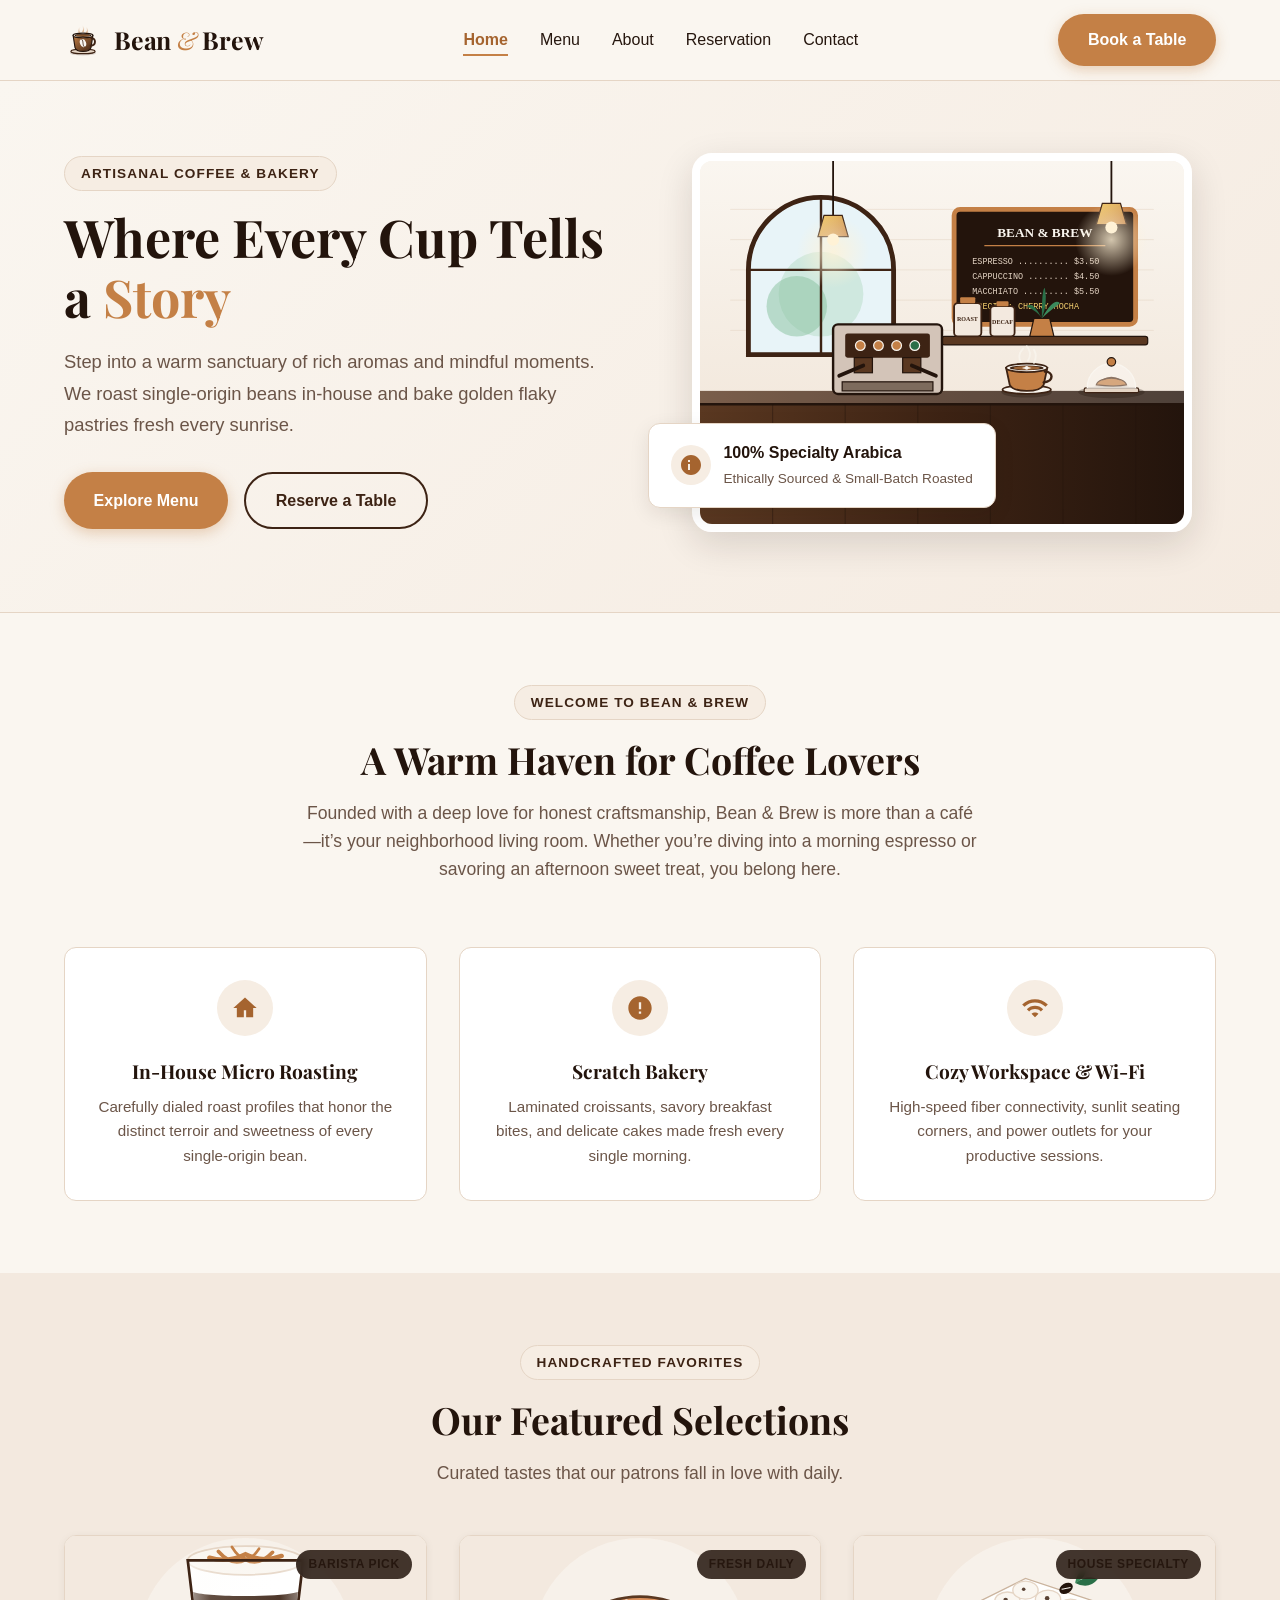
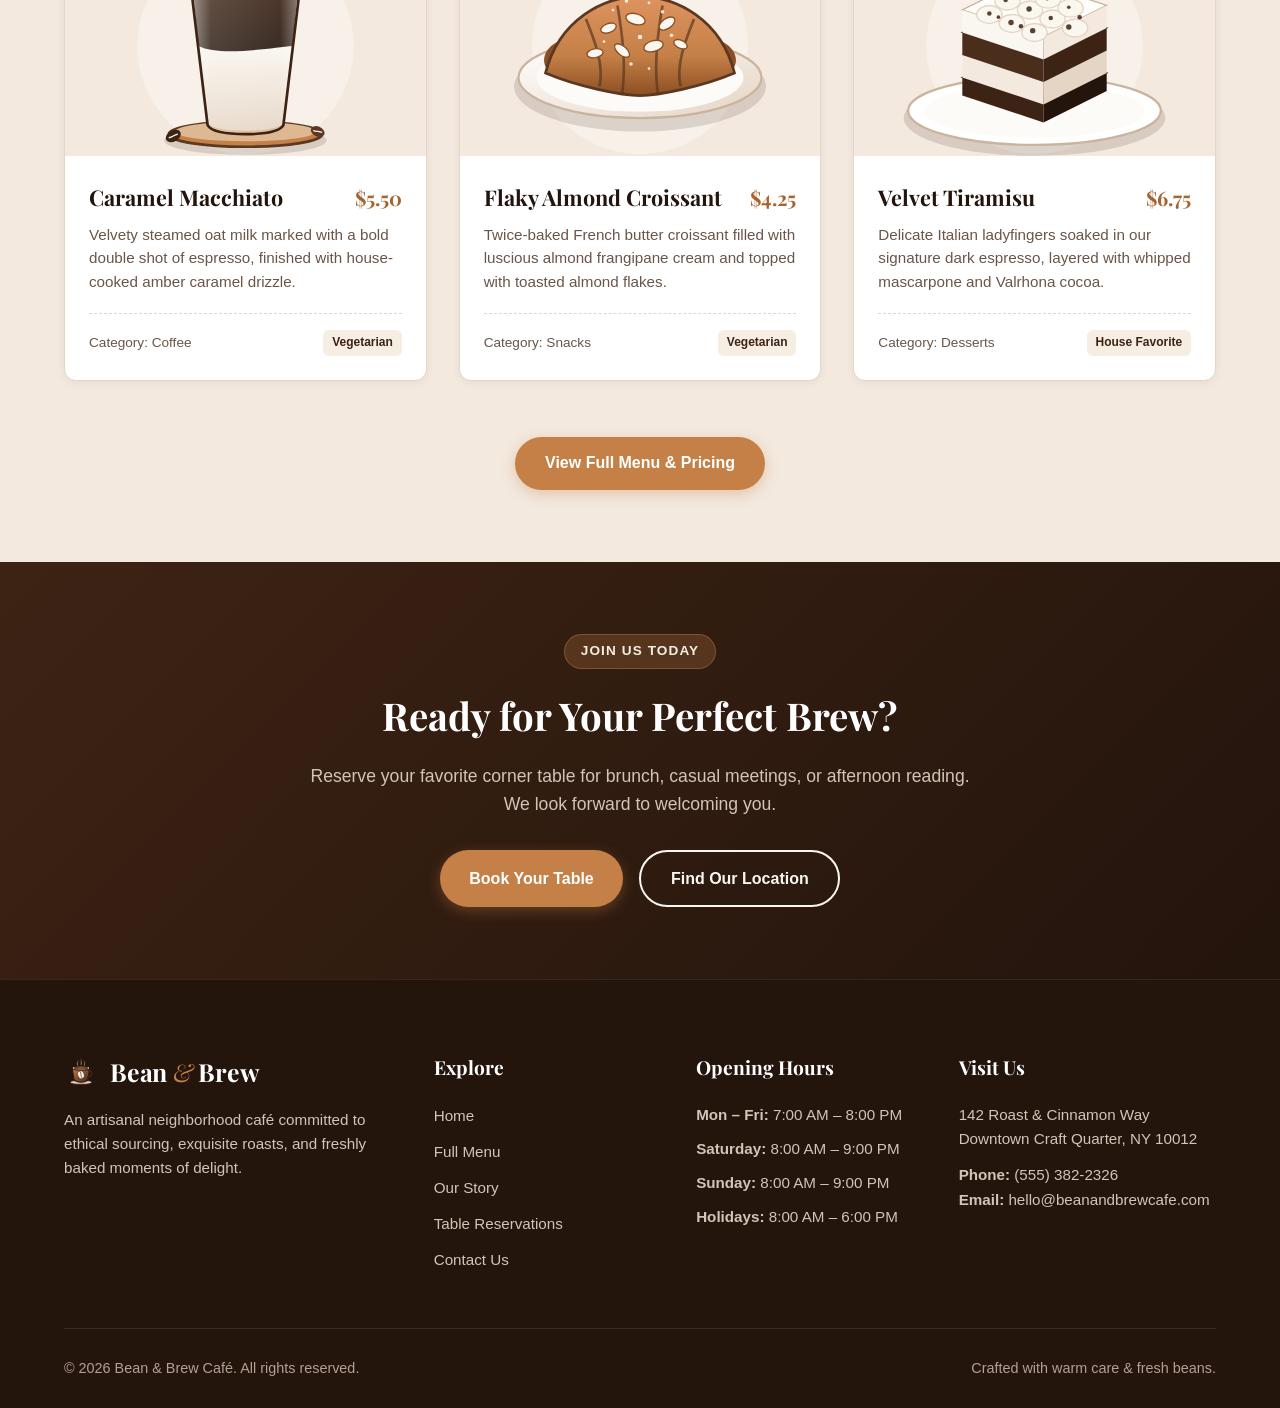
<file: index.html>
<!DOCTYPE html>
<html lang="en">
<head>
  <meta charset="UTF-8">
  <meta name="viewport" content="width=device-width, initial-scale=1.0">
  <meta name="description" content="Bean & Brew - Artisanal coffee, fresh bakery delights, and a warm neighborhood café experience.">
  <title>Bean &amp; Brew | Artisanal Coffee &amp; Bakery</title>
  <link rel="stylesheet" href="css/styles.css">
  <link rel="preconnect" href="https://fonts.googleapis.com">
  <link rel="preconnect" href="https://fonts.gstatic.com" crossorigin>
  <link href="https://fonts.googleapis.com/css2?family=Playfair+Display:ital,wght@0,600;0,700;1,400&family=Poppins:wght@400;500;600;700&display=swap" rel="stylesheet">
</head>
<body>

  <!-- Shared Header & Navbar -->
  <header class="site-header">
    <div class="container">
      <nav class="nav-wrapper" aria-label="Main Navigation">
        <!-- Logo -->
        <a href="index.html" class="brand-logo" aria-label="Bean and Brew Home">
          <img src="images/logo.svg" alt="" width="38" height="38" aria-hidden="true">
          <span>Bean <span class="amp">&amp;</span> Brew</span>
        </a>

        <!-- Mobile Hamburger Toggle -->
        <button class="nav-toggle" type="button" aria-expanded="false" aria-controls="navMenu" aria-label="Toggle navigation menu">
          <span class="bar"></span>
          <span class="bar"></span>
          <span class="bar"></span>
        </button>

        <!-- Navigation Links -->
        <ul id="navMenu" class="nav-menu">
          <li><a href="index.html" class="nav-link active" aria-current="page">Home</a></li>
          <li><a href="menu.html" class="nav-link">Menu</a></li>
          <li><a href="about.html" class="nav-link">About</a></li>
          <li><a href="reservation.html" class="nav-link">Reservation</a></li>
          <li><a href="contact.html" class="nav-link">Contact</a></li>
        </ul>

        <!-- Desktop Action CTA -->
        <div class="nav-actions">
          <a href="reservation.html" class="btn btn-primary">Book a Table</a>
        </div>
      </nav>
    </div>
  </header>

  <main>
    <!-- Hero Banner -->
    <section class="hero" aria-labelledby="heroTitle">
      <div class="container">
        <div class="hero-grid">
          <div class="hero-content">
            <span class="badge">Artisanal Coffee &amp; Bakery</span>
            <h1 id="heroTitle" class="hero-title">Where Every Cup Tells a <span class="highlight">Story</span></h1>
            <p class="hero-description">
              Step into a warm sanctuary of rich aromas and mindful moments. We roast single-origin beans in-house and bake golden flaky pastries fresh every sunrise.
            </p>
            <div class="hero-buttons">
              <a href="menu.html" class="btn btn-primary">Explore Menu</a>
              <a href="reservation.html" class="btn btn-secondary">Reserve a Table</a>
            </div>
          </div>
          <div class="hero-visual">
            <div class="hero-image-wrapper">
              <img src="images/hero-cafe.svg" alt="Cozy interior of Bean and Brew coffee shop with bar counter and espresso machine" width="800" height="600">
            </div>
            <div class="hero-badge">
              <div class="hero-badge-icon" aria-hidden="true">
                <svg width="24" height="24" viewBox="0 0 24 24" fill="currentColor">
                  <path d="M12 2C6.48 2 2 6.48 2 12s4.48 10 10 10 10-4.48 10-10S17.52 2 12 2zm-1 15h-2v-6h2v6zm0-8h-2V7h2v2z"/>
                </svg>
              </div>
              <div class="hero-badge-text">
                <strong>100% Specialty Arabica</strong>
                <span>Ethically Sourced &amp; Small-Batch Roasted</span>
              </div>
            </div>
          </div>
        </div>
      </div>
    </section>

    <!-- Short Intro Section -->
    <section class="section" aria-labelledby="introTitle">
      <div class="container">
        <div class="section-header">
          <span class="badge">Welcome to Bean &amp; Brew</span>
          <h2 id="introTitle" class="section-title">A Warm Haven for Coffee Lovers</h2>
          <p class="section-subtitle">
            Founded with a deep love for honest craftsmanship, Bean &amp; Brew is more than a café—it’s your neighborhood living room. Whether you’re diving into a morning espresso or savoring an afternoon sweet treat, you belong here.
          </p>
        </div>

        <!-- 3 Café Perks -->
        <div class="perks-grid">
          <article class="perk-item">
            <div class="perk-icon" aria-hidden="true">
              <svg width="28" height="28" viewBox="0 0 24 24" fill="currentColor">
                <path d="M12 3L2 12h3v8h6v-6h2v6h6v-8h3L12 3z"/>
              </svg>
            </div>
            <h3 class="perk-title">In-House Micro Roasting</h3>
            <p class="perk-desc">Carefully dialed roast profiles that honor the distinct terroir and sweetness of every single-origin bean.</p>
          </article>

          <article class="perk-item">
            <div class="perk-icon" aria-hidden="true">
              <svg width="28" height="28" viewBox="0 0 24 24" fill="currentColor">
                <path d="M12 2C6.5 2 2 6.5 2 12s4.5 10 10 10 10-4.5 10-10S17.5 2 12 2zm1 15h-2v-2h2v2zm0-4h-2V7h2v6z"/>
              </svg>
            </div>
            <h3 class="perk-title">Scratch Bakery</h3>
            <p class="perk-desc">Laminated croissants, savory breakfast bites, and delicate cakes made fresh every single morning.</p>
          </article>

          <article class="perk-item">
            <div class="perk-icon" aria-hidden="true">
              <svg width="28" height="28" viewBox="0 0 24 24" fill="currentColor">
                <path d="M1 9l2 2c4.97-4.97 13.03-4.97 18 0l2-2C16.93 2.93 7.08 2.93 1 9zm8 8l3 3 3-3c-1.65-1.66-4.34-1.66-6 0zm-4-4l2 2c2.76-2.76 7.24-2.76 10 0l2-2C15.14 9.14 8.87 9.14 5 13z"/>
              </svg>
            </div>
            <h3 class="perk-title">Cozy Workspace &amp; Wi-Fi</h3>
            <p class="perk-desc">High-speed fiber connectivity, sunlit seating corners, and power outlets for your productive sessions.</p>
          </article>
        </div>
      </div>
    </section>

    <!-- 3 Featured Items Section -->
    <section class="section section-alt" aria-labelledby="featuredTitle">
      <div class="container">
        <div class="section-header">
          <span class="badge">Handcrafted Favorites</span>
          <h2 id="featuredTitle" class="section-title">Our Featured Selections</h2>
          <p class="section-subtitle">
            Curated tastes that our patrons fall in love with daily.
          </p>
        </div>

        <div class="feature-cards-grid">
          <!-- Featured Item 1: Caramel Macchiato -->
          <article class="card">
            <div class="card-img-wrap">
              <img src="images/coffee-macchiato.svg" alt="Signature Caramel Macchiato served with layered espresso and oat milk" width="400" height="300">
              <span class="card-tag">Barista Pick</span>
            </div>
            <div class="card-body">
              <div class="card-header-row">
                <h3 class="card-title">Caramel Macchiato</h3>
                <span class="card-price">$5.50</span>
              </div>
              <p class="card-text">
                Velvety steamed oat milk marked with a bold double shot of espresso, finished with house-cooked amber caramel drizzle.
              </p>
              <div class="card-meta">
                <span>Category: Coffee</span>
                <span class="menu-dietary-badge">Vegetarian</span>
              </div>
            </div>
          </article>

          <!-- Featured Item 2: Almond Croissant -->
          <article class="card">
            <div class="card-img-wrap">
              <img src="images/snack-croissant.svg" alt="Freshly baked golden almond croissant topped with toasted almond flakes" width="400" height="300">
              <span class="card-tag">Fresh Daily</span>
            </div>
            <div class="card-body">
              <div class="card-header-row">
                <h3 class="card-title">Flaky Almond Croissant</h3>
                <span class="card-price">$4.25</span>
              </div>
              <p class="card-text">
                Twice-baked French butter croissant filled with luscious almond frangipane cream and topped with toasted almond flakes.
              </p>
              <div class="card-meta">
                <span>Category: Snacks</span>
                <span class="menu-dietary-badge">Vegetarian</span>
              </div>
            </div>
          </article>

          <!-- Featured Item 3: Tiramisu -->
          <article class="card">
            <div class="card-img-wrap">
              <img src="images/dessert-tiramisu.svg" alt="Velvet espresso tiramisu layered with mascarpone cream and cocoa dusting" width="400" height="300">
              <span class="card-tag">House Specialty</span>
            </div>
            <div class="card-body">
              <div class="card-header-row">
                <h3 class="card-title">Velvet Tiramisu</h3>
                <span class="card-price">$6.75</span>
              </div>
              <p class="card-text">
                Delicate Italian ladyfingers soaked in our signature dark espresso, layered with whipped mascarpone and Valrhona cocoa.
              </p>
              <div class="card-meta">
                <span>Category: Desserts</span>
                <span class="menu-dietary-badge">House Favorite</span>
              </div>
            </div>
          </article>
        </div>

        <div style="text-align: center; margin-top: 3.5rem;">
          <a href="menu.html" class="btn btn-primary">View Full Menu &amp; Pricing</a>
        </div>
      </div>
    </section>

    <!-- Warm Call to Action Strip -->
    <section class="section" style="background: linear-gradient(135deg, #3D2314 0%, #23140C 100%); color: #FAF6F0; text-align: center;">
      <div class="container" style="max-width: 720px;">
        <span class="badge" style="background: rgba(196,128,70,0.25); color: #F6EDE3; border-color: rgba(196,128,70,0.4);">Join Us Today</span>
        <h2 style="font-family: var(--font-heading); font-size: 2.4rem; margin-bottom: 1rem; color: #FFFFFF;">Ready for Your Perfect Brew?</h2>
        <p style="color: #D3C4B8; font-size: 1.1rem; margin-bottom: 2rem;">
          Reserve your favorite corner table for brunch, casual meetings, or afternoon reading. We look forward to welcoming you.
        </p>
        <div style="display: flex; gap: 1rem; justify-content: center; flex-wrap: wrap;">
          <a href="reservation.html" class="btn btn-primary">Book Your Table</a>
          <a href="contact.html" class="btn btn-secondary" style="border-color: #FAF6F0; color: #FAF6F0;">Find Our Location</a>
        </div>
      </div>
    </section>
  </main>

  <!-- Shared Footer -->
  <footer class="site-footer">
    <div class="container">
      <div class="footer-grid">
        <!-- Col 1: Brand Info -->
        <div class="footer-col footer-brand">
          <a href="index.html" class="brand-logo" aria-label="Bean and Brew Home">
            <img src="images/logo.svg" alt="" width="34" height="34" aria-hidden="true">
            <span>Bean <span class="amp">&amp;</span> Brew</span>
          </a>
          <p>
            An artisanal neighborhood café committed to ethical sourcing, exquisite roasts, and freshly baked moments of delight.
          </p>
        </div>

        <!-- Col 2: Navigation Links -->
        <div class="footer-col">
          <h4>Explore</h4>
          <ul class="footer-links">
            <li><a href="index.html">Home</a></li>
            <li><a href="menu.html">Full Menu</a></li>
            <li><a href="about.html">Our Story</a></li>
            <li><a href="reservation.html">Table Reservations</a></li>
            <li><a href="contact.html">Contact Us</a></li>
          </ul>
        </div>

        <!-- Col 3: Hours Summary -->
        <div class="footer-col">
          <h4>Opening Hours</h4>
          <ul class="footer-hours-list">
            <li><strong>Mon – Fri:</strong> 7:00 AM – 8:00 PM</li>
            <li><strong>Saturday:</strong> 8:00 AM – 9:00 PM</li>
            <li><strong>Sunday:</strong> 8:00 AM – 9:00 PM</li>
            <li><strong>Holidays:</strong> 8:00 AM – 6:00 PM</li>
          </ul>
        </div>

        <!-- Col 4: Contact & Address -->
        <div class="footer-col">
          <h4>Visit Us</h4>
          <p style="color: #D3C4B8; font-size: 0.95rem; line-height: 1.6; margin-bottom: 0.75rem;">
            142 Roast &amp; Cinnamon Way<br>
            Downtown Craft Quarter, NY 10012
          </p>
          <p style="color: #D3C4B8; font-size: 0.95rem;">
            <strong>Phone:</strong> (555) 382-2326<br>
            <strong>Email:</strong> hello@beanandbrewcafe.com
          </p>
        </div>
      </div>

      <!-- Footer Bottom -->
      <div class="footer-bottom">
        <p>&copy; <span id="currentYear">2026</span> Bean &amp; Brew Café. All rights reserved.</p>
        <p>Crafted with warm care &amp; fresh beans.</p>
      </div>
    </div>
  </footer>

  <script src="js/main.js"></script>
</body>
</html>
</file>
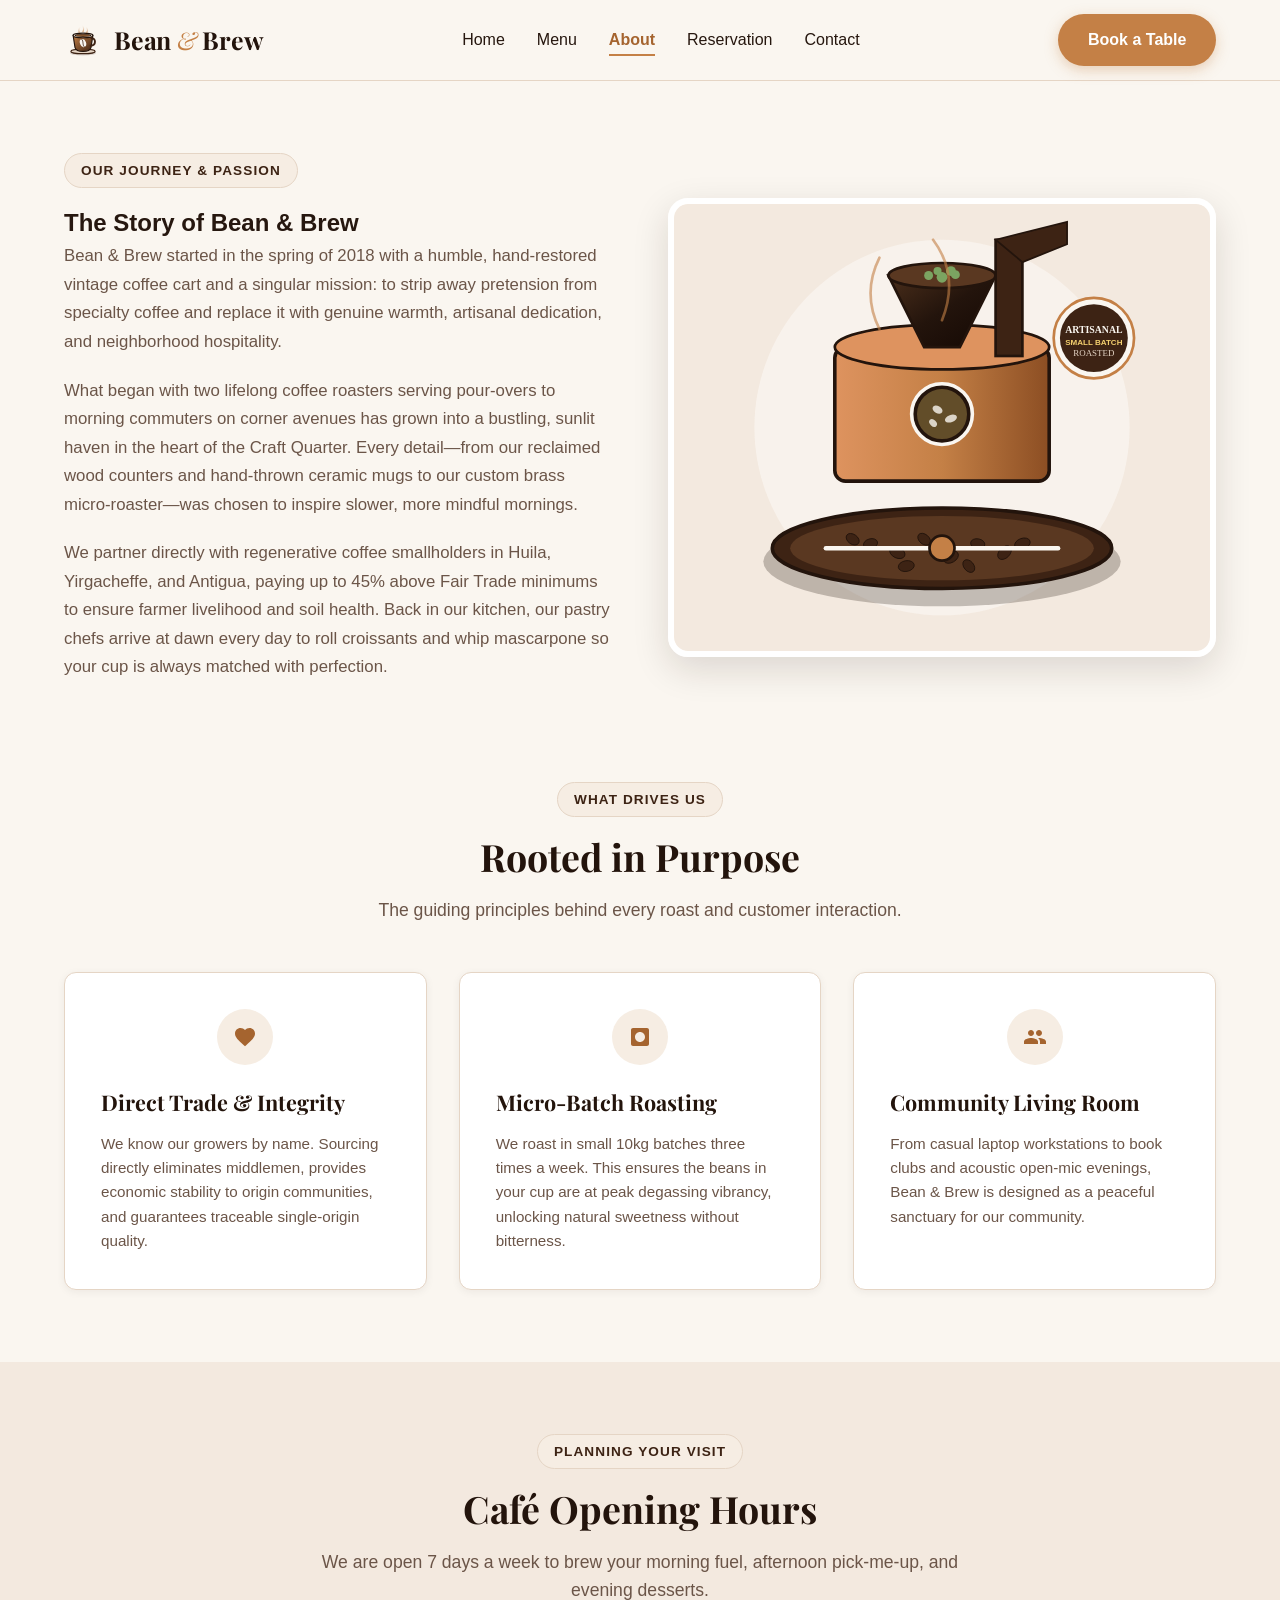
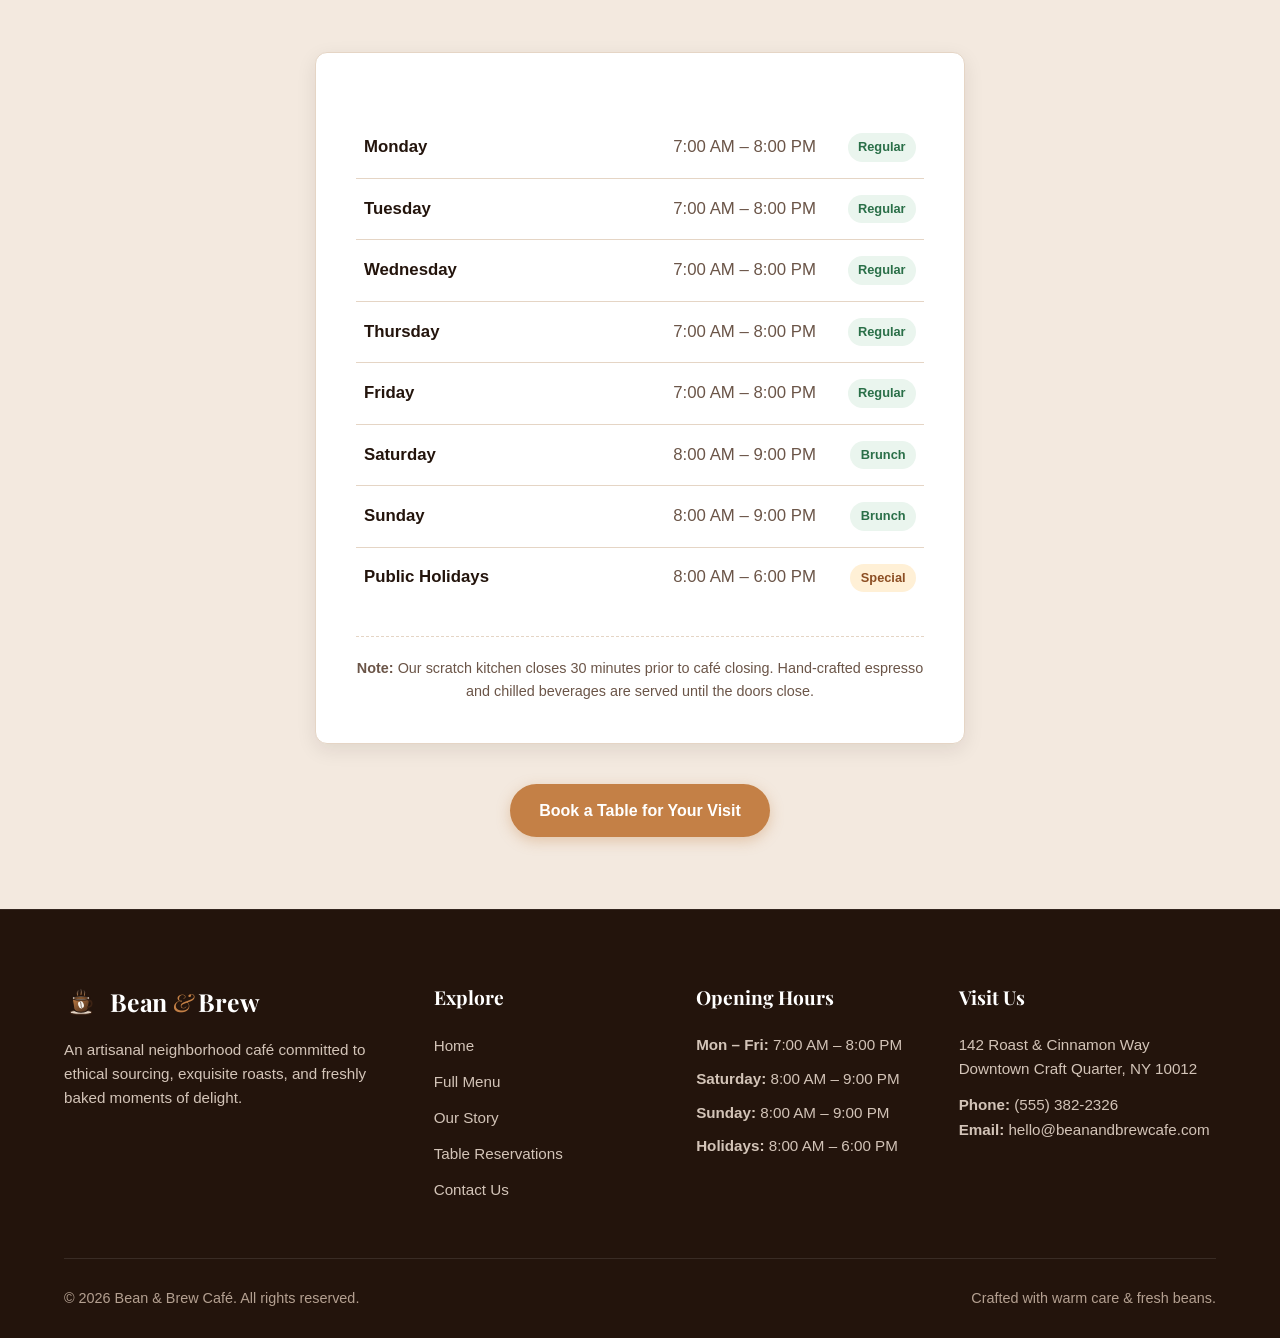
<file: about.html>
<!DOCTYPE html>
<html lang="en">
<head>
  <meta charset="UTF-8">
  <meta name="viewport" content="width=device-width, initial-scale=1.0">
  <meta name="description" content="Discover the story, craft philosophy, and opening hours of Bean & Brew artisanal café.">
  <title>About Us | Bean &amp; Brew Café</title>
  <link rel="stylesheet" href="css/styles.css">
  <link rel="preconnect" href="https://fonts.googleapis.com">
  <link rel="preconnect" href="https://fonts.gstatic.com" crossorigin>
  <link href="https://fonts.googleapis.com/css2?family=Playfair+Display:ital,wght@0,600;0,700;1,400&family=Poppins:wght@400;500;600;700&display=swap" rel="stylesheet">
</head>
<body>

  <!-- Shared Header & Navbar -->
  <header class="site-header">
    <div class="container">
      <nav class="nav-wrapper" aria-label="Main Navigation">
        <a href="index.html" class="brand-logo" aria-label="Bean and Brew Home">
          <img src="images/logo.svg" alt="" width="38" height="38" aria-hidden="true">
          <span>Bean <span class="amp">&amp;</span> Brew</span>
        </a>

        <!-- Mobile Hamburger Toggle -->
        <button class="nav-toggle" type="button" aria-expanded="false" aria-controls="navMenu" aria-label="Toggle navigation menu">
          <span class="bar"></span>
          <span class="bar"></span>
          <span class="bar"></span>
        </button>

        <!-- Navigation Links -->
        <ul id="navMenu" class="nav-menu">
          <li><a href="index.html" class="nav-link">Home</a></li>
          <li><a href="menu.html" class="nav-link">Menu</a></li>
          <li><a href="about.html" class="nav-link active" aria-current="page">About</a></li>
          <li><a href="reservation.html" class="nav-link">Reservation</a></li>
          <li><a href="contact.html" class="nav-link">Contact</a></li>
        </ul>

        <!-- Desktop Action CTA -->
        <div class="nav-actions">
          <a href="reservation.html" class="btn btn-primary">Book a Table</a>
        </div>
      </nav>
    </div>
  </header>

  <main>
    <!-- About Story Section -->
    <section class="section" aria-labelledby="storyHeading">
      <div class="container">
        <div class="about-hero-grid">
          <div class="about-text">
            <span class="badge">Our Journey &amp; Passion</span>
            <h1 id="storyHeading">The Story of Bean &amp; Brew</h1>
            <p>
              Bean &amp; Brew started in the spring of 2018 with a humble, hand-restored vintage coffee cart and a singular mission: to strip away pretension from specialty coffee and replace it with genuine warmth, artisanal dedication, and neighborhood hospitality.
            </p>
            <p>
              What began with two lifelong coffee roasters serving pour-overs to morning commuters on corner avenues has grown into a bustling, sunlit haven in the heart of the Craft Quarter. Every detail—from our reclaimed wood counters and hand-thrown ceramic mugs to our custom brass micro-roaster—was chosen to inspire slower, more mindful mornings.
            </p>
            <p>
              We partner directly with regenerative coffee smallholders in Huila, Yirgacheffe, and Antigua, paying up to 45% above Fair Trade minimums to ensure farmer livelihood and soil health. Back in our kitchen, our pastry chefs arrive at dawn every day to roll croissants and whip mascarpone so your cup is always matched with perfection.
            </p>
          </div>
          <div class="about-image">
            <img src="images/about-cafe.svg" alt="Small batch coffee roaster with single origin beans at Bean and Brew" width="600" height="500">
          </div>
        </div>

        <!-- Café Values -->
        <div class="section-header" style="margin-top: 4rem;">
          <span class="badge">What Drives Us</span>
          <h2 class="section-title">Rooted in Purpose</h2>
          <p class="section-subtitle">The guiding principles behind every roast and customer interaction.</p>
        </div>

        <div class="values-grid">
          <article class="value-card">
            <div class="perk-icon" aria-hidden="true">
              <svg width="24" height="24" viewBox="0 0 24 24" fill="currentColor">
                <path d="M12 21.35l-1.45-1.32C5.4 15.36 2 12.28 2 8.5 2 5.42 4.42 3 7.5 3c1.74 0 3.41.81 4.5 2.09C13.09 3.81 14.76 3 16.5 3 19.58 3 22 5.42 22 8.5c0 3.78-3.4 6.86-8.55 11.54L12 21.35z"/>
              </svg>
            </div>
            <h3>Direct Trade &amp; Integrity</h3>
            <p>We know our growers by name. Sourcing directly eliminates middlemen, provides economic stability to origin communities, and guarantees traceable single-origin quality.</p>
          </article>

          <article class="value-card">
            <div class="perk-icon" aria-hidden="true">
              <svg width="24" height="24" viewBox="0 0 24 24" fill="currentColor">
                <path d="M19 3H5c-1.1 0-2 .9-2 2v14c0 1.1.9 2 2 2h14c1.1 0 2-.9 2-2V5c0-1.1-.9-2-2-2zm-7 14c-2.76 0-5-2.24-5-5s2.24-5 5-5 5 2.24 5 5-2.24 5-5 5z"/>
              </svg>
            </div>
            <h3>Micro-Batch Roasting</h3>
            <p>We roast in small 10kg batches three times a week. This ensures the beans in your cup are at peak degassing vibrancy, unlocking natural sweetness without bitterness.</p>
          </article>

          <article class="value-card">
            <div class="perk-icon" aria-hidden="true">
              <svg width="24" height="24" viewBox="0 0 24 24" fill="currentColor">
                <path d="M16 11c1.66 0 2.99-1.34 2.99-3S17.66 5 16 5c-1.66 0-3 1.34-3 3s1.34 3 3 3zm-8 0c1.66 0 2.99-1.34 2.99-3S9.66 5 8 5C6.34 5 5 6.34 5 8s1.34 3 3 3zm0 2c-2.33 0-7 1.17-7 3.5V19h14v-2.5c0-2.33-4.67-3.5-7-3.5zm8 0c-.29 0-.62.02-.97.05 1.16.84 1.97 1.97 1.97 3.45V19h6v-2.5c0-2.33-4.67-3.5-7-3.5z"/>
              </svg>
            </div>
            <h3>Community Living Room</h3>
            <p>From casual laptop workstations to book clubs and acoustic open-mic evenings, Bean &amp; Brew is designed as a peaceful sanctuary for our community.</p>
          </article>
        </div>
      </div>
    </section>

    <!-- Opening Hours Section -->
    <section class="section section-alt" aria-labelledby="hoursHeading">
      <div class="container">
        <div class="section-header">
          <span class="badge">Planning Your Visit</span>
          <h2 id="hoursHeading" class="section-title">Café Opening Hours</h2>
          <p class="section-subtitle">
            We are open 7 days a week to brew your morning fuel, afternoon pick-me-up, and evening desserts.
          </p>
        </div>

        <div class="hours-card">
          <table class="hours-table" aria-label="Café weekly operating hours">
            <thead>
              <tr class="sr-only">
                <th>Day</th>
                <th>Hours</th>
                <th>Status</th>
              </tr>
            </thead>
            <tbody>
              <tr>
                <td class="day">Monday</td>
                <td class="time">7:00 AM – 8:00 PM</td>
                <td class="badge-cell"><span class="status-badge status-open">Regular</span></td>
              </tr>
              <tr>
                <td class="day">Tuesday</td>
                <td class="time">7:00 AM – 8:00 PM</td>
                <td class="badge-cell"><span class="status-badge status-open">Regular</span></td>
              </tr>
              <tr>
                <td class="day">Wednesday</td>
                <td class="time">7:00 AM – 8:00 PM</td>
                <td class="badge-cell"><span class="status-badge status-open">Regular</span></td>
              </tr>
              <tr>
                <td class="day">Thursday</td>
                <td class="time">7:00 AM – 8:00 PM</td>
                <td class="badge-cell"><span class="status-badge status-open">Regular</span></td>
              </tr>
              <tr>
                <td class="day">Friday</td>
                <td class="time">7:00 AM – 8:00 PM</td>
                <td class="badge-cell"><span class="status-badge status-open">Regular</span></td>
              </tr>
              <tr>
                <td class="day">Saturday</td>
                <td class="time">8:00 AM – 9:00 PM</td>
                <td class="badge-cell"><span class="status-badge status-open">Brunch</span></td>
              </tr>
              <tr>
                <td class="day">Sunday</td>
                <td class="time">8:00 AM – 9:00 PM</td>
                <td class="badge-cell"><span class="status-badge status-open">Brunch</span></td>
              </tr>
              <tr>
                <td class="day">Public Holidays</td>
                <td class="time">8:00 AM – 6:00 PM</td>
                <td class="badge-cell"><span class="status-badge" style="background:#FFF0D6; color:#8C4E23;">Special</span></td>
              </tr>
            </tbody>
          </table>

          <div style="margin-top: 1.75rem; padding-top: 1.25rem; border-top: 1px dashed var(--color-border); font-size: 0.9rem; color: var(--color-text-muted); text-align: center;">
            <p><strong>Note:</strong> Our scratch kitchen closes 30 minutes prior to café closing. Hand-crafted espresso and chilled beverages are served until the doors close.</p>
          </div>
        </div>

        <div style="text-align: center; margin-top: 2.5rem;">
          <a href="reservation.html" class="btn btn-primary">Book a Table for Your Visit</a>
        </div>
      </div>
    </section>
  </main>

  <!-- Shared Footer -->
  <footer class="site-footer">
    <div class="container">
      <div class="footer-grid">
        <div class="footer-col footer-brand">
          <a href="index.html" class="brand-logo" aria-label="Bean and Brew Home">
            <img src="images/logo.svg" alt="" width="34" height="34" aria-hidden="true">
            <span>Bean <span class="amp">&amp;</span> Brew</span>
          </a>
          <p>
            An artisanal neighborhood café committed to ethical sourcing, exquisite roasts, and freshly baked moments of delight.
          </p>
        </div>

        <div class="footer-col">
          <h4>Explore</h4>
          <ul class="footer-links">
            <li><a href="index.html">Home</a></li>
            <li><a href="menu.html">Full Menu</a></li>
            <li><a href="about.html">Our Story</a></li>
            <li><a href="reservation.html">Table Reservations</a></li>
            <li><a href="contact.html">Contact Us</a></li>
          </ul>
        </div>

        <div class="footer-col">
          <h4>Opening Hours</h4>
          <ul class="footer-hours-list">
            <li><strong>Mon – Fri:</strong> 7:00 AM – 8:00 PM</li>
            <li><strong>Saturday:</strong> 8:00 AM – 9:00 PM</li>
            <li><strong>Sunday:</strong> 8:00 AM – 9:00 PM</li>
            <li><strong>Holidays:</strong> 8:00 AM – 6:00 PM</li>
          </ul>
        </div>

        <div class="footer-col">
          <h4>Visit Us</h4>
          <p style="color: #D3C4B8; font-size: 0.95rem; line-height: 1.6; margin-bottom: 0.75rem;">
            142 Roast &amp; Cinnamon Way<br>
            Downtown Craft Quarter, NY 10012
          </p>
          <p style="color: #D3C4B8; font-size: 0.95rem;">
            <strong>Phone:</strong> (555) 382-2326<br>
            <strong>Email:</strong> hello@beanandbrewcafe.com
          </p>
        </div>
      </div>

      <div class="footer-bottom">
        <p>&copy; <span id="currentYear">2026</span> Bean &amp; Brew Café. All rights reserved.</p>
        <p>Crafted with warm care &amp; fresh beans.</p>
      </div>
    </div>
  </footer>

  <script src="js/main.js"></script>
</body>
</html>
</file>
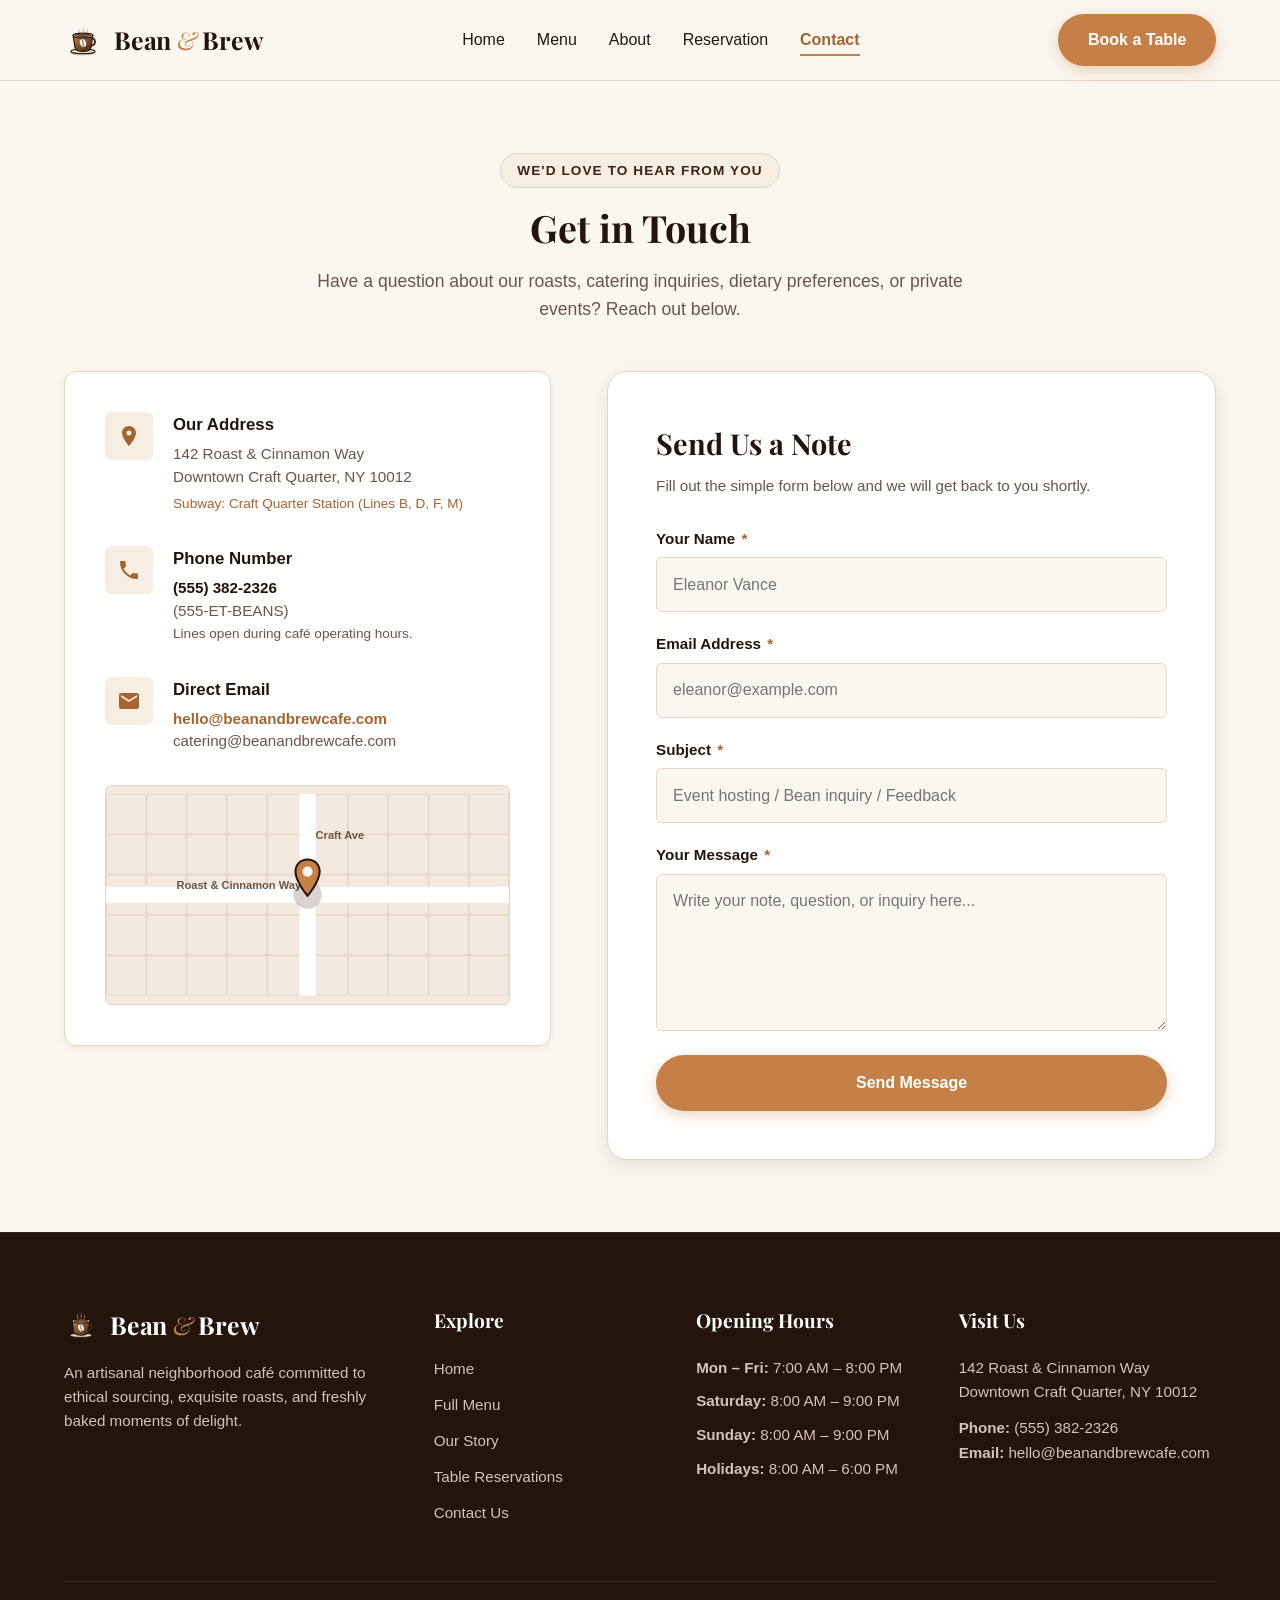
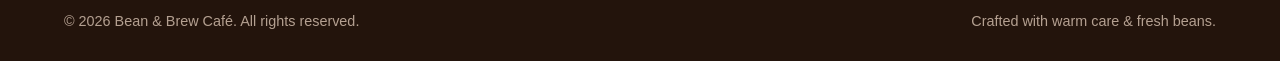
<file: contact.html>
<!DOCTYPE html>
<html lang="en">
<head>
  <meta charset="UTF-8">
  <meta name="viewport" content="width=device-width, initial-scale=1.0">
  <meta name="description" content="Get in touch with Bean & Brew café. Find our address, phone number, opening hours, or send us a message.">
  <title>Contact Us | Bean &amp; Brew Café</title>
  <link rel="stylesheet" href="css/styles.css">
  <link rel="preconnect" href="https://fonts.googleapis.com">
  <link rel="preconnect" href="https://fonts.gstatic.com" crossorigin>
  <link href="https://fonts.googleapis.com/css2?family=Playfair+Display:ital,wght@0,600;0,700;1,400&family=Poppins:wght@400;500;600;700&display=swap" rel="stylesheet">
</head>
<body>

  <!-- Shared Header & Navbar -->
  <header class="site-header">
    <div class="container">
      <nav class="nav-wrapper" aria-label="Main Navigation">
        <a href="index.html" class="brand-logo" aria-label="Bean and Brew Home">
          <img src="images/logo.svg" alt="" width="38" height="38" aria-hidden="true">
          <span>Bean <span class="amp">&amp;</span> Brew</span>
        </a>

        <!-- Mobile Hamburger Toggle -->
        <button class="nav-toggle" type="button" aria-expanded="false" aria-controls="navMenu" aria-label="Toggle navigation menu">
          <span class="bar"></span>
          <span class="bar"></span>
          <span class="bar"></span>
        </button>

        <!-- Navigation Links -->
        <ul id="navMenu" class="nav-menu">
          <li><a href="index.html" class="nav-link">Home</a></li>
          <li><a href="menu.html" class="nav-link">Menu</a></li>
          <li><a href="about.html" class="nav-link">About</a></li>
          <li><a href="reservation.html" class="nav-link">Reservation</a></li>
          <li><a href="contact.html" class="nav-link active" aria-current="page">Contact</a></li>
        </ul>

        <!-- Desktop Action CTA -->
        <div class="nav-actions">
          <a href="reservation.html" class="btn btn-primary">Book a Table</a>
        </div>
      </nav>
    </div>
  </header>

  <main>
    <section class="section" aria-labelledby="contactHeading">
      <div class="container">
        <div class="section-header">
          <span class="badge">We'd Love to Hear From You</span>
          <h1 id="contactHeading" class="section-title">Get in Touch</h1>
          <p class="section-subtitle">
            Have a question about our roasts, catering inquiries, dietary preferences, or private events? Reach out below.
          </p>
        </div>

        <div class="contact-grid">
          
          <!-- Column 1: Contact Information & Location -->
          <div class="contact-info-card">
            
            <!-- Address -->
            <div class="contact-item">
              <div class="contact-icon-box" aria-hidden="true">
                <svg width="24" height="24" viewBox="0 0 24 24" fill="currentColor">
                  <path d="M12 2C8.13 2 5 5.13 5 9c0 5.25 7 13 7 13s7-7.75 7-13c0-3.87-3.13-7-7-7zm0 9.5c-1.38 0-2.5-1.12-2.5-2.5s1.12-2.5 2.5-2.5 2.5 1.12 2.5 2.5-1.12 2.5-2.5 2.5z"/>
                </svg>
              </div>
              <div>
                <h2 class="contact-item-title">Our Address</h2>
                <p class="contact-item-text">
                  142 Roast &amp; Cinnamon Way<br>
                  Downtown Craft Quarter, NY 10012
                </p>
                <p style="font-size: 0.85rem; color: var(--color-accent-hover); margin-top: 0.25rem;">
                  Subway: Craft Quarter Station (Lines B, D, F, M)
                </p>
              </div>
            </div>

            <!-- Phone -->
            <div class="contact-item">
              <div class="contact-icon-box" aria-hidden="true">
                <svg width="24" height="24" viewBox="0 0 24 24" fill="currentColor">
                  <path d="M6.62 10.79c1.44 2.83 3.76 5.14 6.59 6.59l2.2-2.2c.27-.27.67-.36 1.02-.24 1.12.37 2.33.57 3.57.57.55 0 1 .45 1 1V20c0 .55-.45 1-1 1-9.39 0-17-7.61-17-17 0-.55.45-1 1-1h3.5c.55 0 1 .45 1 1 0 1.25.2 2.45.57 3.57.11.35.03.74-.25 1.02l-2.2 2.2z"/>
                </svg>
              </div>
              <div>
                <h2 class="contact-item-title">Phone Number</h2>
                <p class="contact-item-text">
                  <a href="tel:5553822326" style="color: var(--color-primary-dark); font-weight: 600;">(555) 382-2326</a><br>
                  (555-ET-BEANS)
                </p>
                <p style="font-size: 0.85rem; color: var(--color-text-muted);">
                  Lines open during café operating hours.
                </p>
              </div>
            </div>

            <!-- Email -->
            <div class="contact-item">
              <div class="contact-icon-box" aria-hidden="true">
                <svg width="24" height="24" viewBox="0 0 24 24" fill="currentColor">
                  <path d="M20 4H4c-1.1 0-1.99.9-1.99 2L2 18c0 1.1.9 2 2 2h16c1.1 0 2-.9 2-2V6c0-1.1-.9-2-2-2zm0 4l-8 5-8-5V6l8 5 8-5v2z"/>
                </svg>
              </div>
              <div>
                <h2 class="contact-item-title">Direct Email</h2>
                <p class="contact-item-text">
                  <a href="mailto:hello@beanandbrewcafe.com" style="color: var(--color-accent-hover); font-weight: 600;">hello@beanandbrewcafe.com</a><br>
                  catering@beanandbrewcafe.com
                </p>
              </div>
            </div>

            <!-- Graphic Map Illustration -->
            <div class="map-placeholder" aria-label="Map illustration showing Bean &amp; Brew location">
              <svg width="100%" height="100%" viewBox="0 0 400 200" preserveAspectRatio="none">
                <defs>
                  <pattern id="gridPattern" width="40" height="40" patternUnits="userSpaceOnUse">
                    <rect width="40" height="40" fill="#F3E9DF" stroke="#E5D5C5" stroke-width="1.5" />
                  </pattern>
                </defs>
                <rect width="400" height="200" fill="url(#gridPattern)" />
                <!-- Stylized Roads -->
                <path d="M 0 100 L 400 100" stroke="#FFFFFF" stroke-width="16" />
                <path d="M 200 0 L 200 200" stroke="#FFFFFF" stroke-width="16" />
                <text x="70" y="94" font-size="11" font-weight="bold" fill="#6B5548">Roast &amp; Cinnamon Way</text>
                <text x="208" y="45" font-size="11" font-weight="bold" fill="#6B5548">Craft Ave</text>
                <!-- Location Pin -->
                <g transform="translate(180, 55)">
                  <circle cx="20" cy="45" r="14" fill="#3D2314" opacity="0.2" />
                  <path d="M 20 10 C 13 10 8 15 8 22 C 8 32 20 46 20 46 C 20 46 32 32 32 22 C 32 15 27 10 20 10 Z" fill="#C48046" stroke="#23140C" stroke-width="2" />
                  <circle cx="20" cy="22" r="5" fill="#FAF6F0" />
                </g>
              </svg>
            </div>
          </div>

          <!-- Column 2: Simple Contact Form -->
          <div class="form-wrapper" style="margin: 0; max-width: 100%;">
            <form id="contactForm" novalidate aria-label="Customer Inquiry Form">
              <h2 style="font-family: var(--font-heading); font-size: 1.8rem; color: var(--color-primary-dark); margin-bottom: 0.5rem;">
                Send Us a Note
              </h2>
              <p style="color: var(--color-text-muted); font-size: 0.95rem; margin-bottom: 1.75rem;">
                Fill out the simple form below and we will get back to you shortly.
              </p>

              <div class="form-group" style="margin-bottom: 1.25rem;">
                <label for="contactName" class="form-label">Your Name <span class="req" aria-hidden="true">*</span></label>
                <input 
                  type="text" 
                  id="contactName" 
                  name="contactName" 
                  class="form-control" 
                  placeholder="Eleanor Vance" 
                  autocomplete="name" 
                  required 
                  aria-describedby="contactNameError"
                >
                <span id="contactNameError" class="error-message" role="alert"></span>
              </div>

              <div class="form-group" style="margin-bottom: 1.25rem;">
                <label for="contactEmail" class="form-label">Email Address <span class="req" aria-hidden="true">*</span></label>
                <input 
                  type="email" 
                  id="contactEmail" 
                  name="contactEmail" 
                  class="form-control" 
                  placeholder="eleanor@example.com" 
                  autocomplete="email" 
                  required 
                  aria-describedby="contactEmailError"
                >
                <span id="contactEmailError" class="error-message" role="alert"></span>
              </div>

              <div class="form-group" style="margin-bottom: 1.25rem;">
                <label for="contactSubject" class="form-label">Subject <span class="req" aria-hidden="true">*</span></label>
                <input 
                  type="text" 
                  id="contactSubject" 
                  name="contactSubject" 
                  class="form-control" 
                  placeholder="Event hosting / Bean inquiry / Feedback" 
                  required 
                  aria-describedby="contactSubjectError"
                >
                <span id="contactSubjectError" class="error-message" role="alert"></span>
              </div>

              <div class="form-group" style="margin-bottom: 1.5rem;">
                <label for="contactMessage" class="form-label">Your Message <span class="req" aria-hidden="true">*</span></label>
                <textarea 
                  id="contactMessage" 
                  name="contactMessage" 
                  class="form-control" 
                  rows="5" 
                  placeholder="Write your note, question, or inquiry here..." 
                  required 
                  aria-describedby="contactMessageError"
                ></textarea>
                <span id="contactMessageError" class="error-message" role="alert"></span>
              </div>

              <button type="submit" class="btn btn-primary" style="width: 100%; padding: 0.95rem;">
                Send Message
              </button>
            </form>

            <!-- Friendly Success Confirmation Card -->
            <div id="contactConfirmation" class="confirmation-card" role="region" aria-live="polite">
              <div class="confirmation-icon" aria-hidden="true">
                <svg width="32" height="32" viewBox="0 0 24 24" fill="currentColor">
                  <path d="M9 16.2L4.8 12l-1.4 1.4L9 19 21 7l-1.4-1.4L9 16.2z"/>
                </svg>
              </div>
              <h3 class="confirmation-title">Message Received!</h3>
              <p style="color: var(--color-text-muted); font-size: 1.05rem; margin-bottom: 1.25rem;">
                Thank you, <strong id="contactSenderName" style="color: var(--color-primary-dark);">Friend</strong>! We have received your inquiry and our team will get back to you within 24 hours.
              </p>
              <button type="button" id="contactAnotherBtn" class="btn btn-secondary">
                Send Another Message
              </button>
            </div>

          </div>

        </div>
      </div>
    </section>
  </main>

  <!-- Shared Footer -->
  <footer class="site-footer">
    <div class="container">
      <div class="footer-grid">
        <div class="footer-col footer-brand">
          <a href="index.html" class="brand-logo" aria-label="Bean and Brew Home">
            <img src="images/logo.svg" alt="" width="34" height="34" aria-hidden="true">
            <span>Bean <span class="amp">&amp;</span> Brew</span>
          </a>
          <p>
            An artisanal neighborhood café committed to ethical sourcing, exquisite roasts, and freshly baked moments of delight.
          </p>
        </div>

        <div class="footer-col">
          <h4>Explore</h4>
          <ul class="footer-links">
            <li><a href="index.html">Home</a></li>
            <li><a href="menu.html">Full Menu</a></li>
            <li><a href="about.html">Our Story</a></li>
            <li><a href="reservation.html">Table Reservations</a></li>
            <li><a href="contact.html">Contact Us</a></li>
          </ul>
        </div>

        <div class="footer-col">
          <h4>Opening Hours</h4>
          <ul class="footer-hours-list">
            <li><strong>Mon – Fri:</strong> 7:00 AM – 8:00 PM</li>
            <li><strong>Saturday:</strong> 8:00 AM – 9:00 PM</li>
            <li><strong>Sunday:</strong> 8:00 AM – 9:00 PM</li>
            <li><strong>Holidays:</strong> 8:00 AM – 6:00 PM</li>
          </ul>
        </div>

        <div class="footer-col">
          <h4>Visit Us</h4>
          <p style="color: #D3C4B8; font-size: 0.95rem; line-height: 1.6; margin-bottom: 0.75rem;">
            142 Roast &amp; Cinnamon Way<br>
            Downtown Craft Quarter, NY 10012
          </p>
          <p style="color: #D3C4B8; font-size: 0.95rem;">
            <strong>Phone:</strong> (555) 382-2326<br>
            <strong>Email:</strong> hello@beanandbrewcafe.com
          </p>
        </div>
      </div>

      <div class="footer-bottom">
        <p>&copy; <span id="currentYear">2026</span> Bean &amp; Brew Café. All rights reserved.</p>
        <p>Crafted with warm care &amp; fresh beans.</p>
      </div>
    </div>
  </footer>

  <script src="js/main.js"></script>
  <script src="js/contact.js"></script>
</body>
</html>
</file>
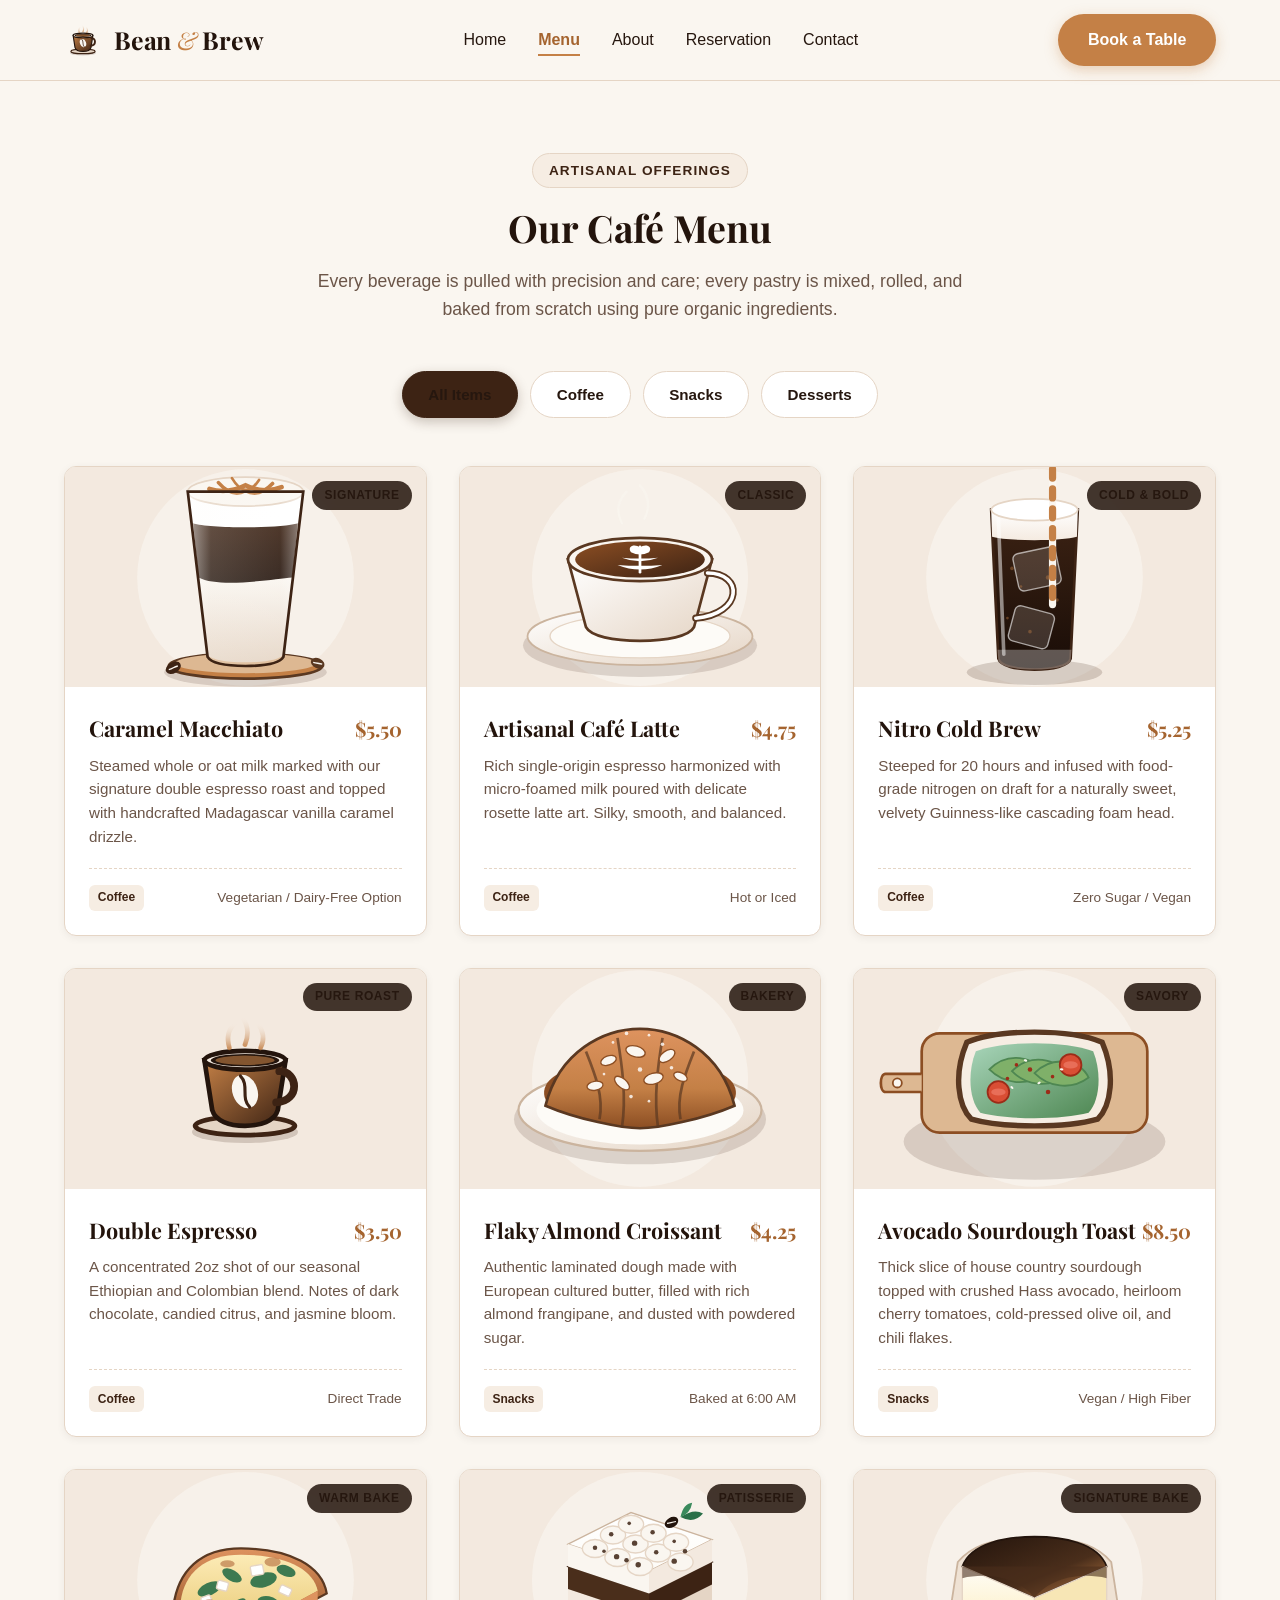
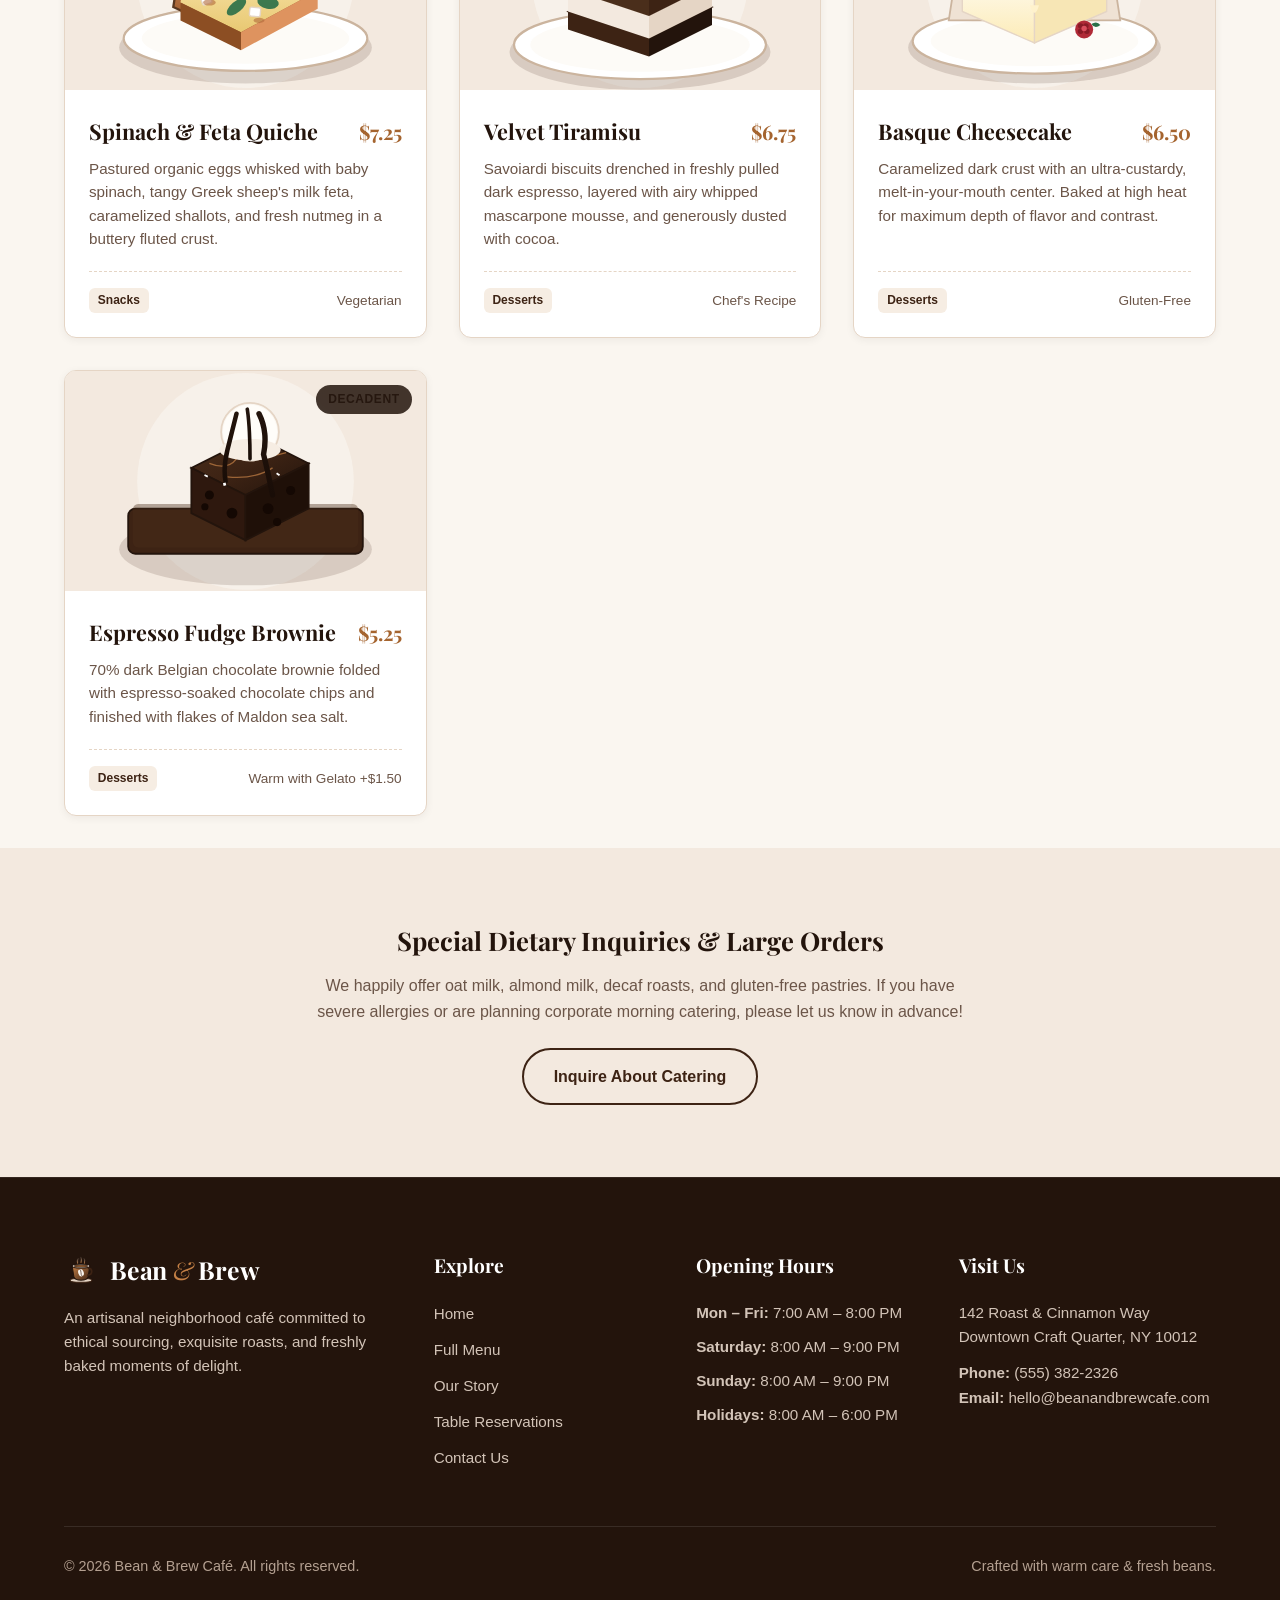
<file: menu.html>
<!DOCTYPE html>
<html lang="en">
<head>
  <meta charset="UTF-8">
  <meta name="viewport" content="width=device-width, initial-scale=1.0">
  <meta name="description" content="Explore Bean & Brew's handcrafted menu: specialty coffees, freshly baked morning snacks, and decadent artisan desserts.">
  <title>Menu | Bean &amp; Brew Café</title>
  <link rel="stylesheet" href="css/styles.css">
  <link rel="preconnect" href="https://fonts.googleapis.com">
  <link rel="preconnect" href="https://fonts.gstatic.com" crossorigin>
  <link href="https://fonts.googleapis.com/css2?family=Playfair+Display:ital,wght@0,600;0,700;1,400&family=Poppins:wght@400;500;600;700&display=swap" rel="stylesheet">
</head>
<body>

  <!-- Shared Header & Navbar -->
  <header class="site-header">
    <div class="container">
      <nav class="nav-wrapper" aria-label="Main Navigation">
        <a href="index.html" class="brand-logo" aria-label="Bean and Brew Home">
          <img src="images/logo.svg" alt="" width="38" height="38" aria-hidden="true">
          <span>Bean <span class="amp">&amp;</span> Brew</span>
        </a>

        <!-- Mobile Hamburger Toggle -->
        <button class="nav-toggle" type="button" aria-expanded="false" aria-controls="navMenu" aria-label="Toggle navigation menu">
          <span class="bar"></span>
          <span class="bar"></span>
          <span class="bar"></span>
        </button>

        <!-- Navigation Links -->
        <ul id="navMenu" class="nav-menu">
          <li><a href="index.html" class="nav-link">Home</a></li>
          <li><a href="menu.html" class="nav-link active" aria-current="page">Menu</a></li>
          <li><a href="about.html" class="nav-link">About</a></li>
          <li><a href="reservation.html" class="nav-link">Reservation</a></li>
          <li><a href="contact.html" class="nav-link">Contact</a></li>
        </ul>

        <!-- Desktop Action CTA -->
        <div class="nav-actions">
          <a href="reservation.html" class="btn btn-primary">Book a Table</a>
        </div>
      </nav>
    </div>
  </header>

  <main>
    <!-- Menu Header -->
    <section class="section" style="padding-bottom: 2rem;">
      <div class="container">
        <div class="section-header">
          <span class="badge">Artisanal Offerings</span>
          <h1 class="section-title">Our Café Menu</h1>
          <p class="section-subtitle">
            Every beverage is pulled with precision and care; every pastry is mixed, rolled, and baked from scratch using pure organic ingredients.
          </p>
        </div>

        <!-- Filter Category Tabs (JavaScript filtered) -->
        <nav class="filter-nav" aria-label="Menu categories">
          <button type="button" class="filter-btn active" data-filter="all" aria-pressed="true">
            All Items
          </button>
          <button type="button" class="filter-btn" data-filter="coffee" aria-pressed="false">
            Coffee
          </button>
          <button type="button" class="filter-btn" data-filter="snacks" aria-pressed="false">
            Snacks
          </button>
          <button type="button" class="filter-btn" data-filter="desserts" aria-pressed="false">
            Desserts
          </button>
        </nav>

        <!-- Live announcement for screen readers -->
        <div id="filterStatus" class="sr-only" aria-live="polite">Showing all menu items.</div>

        <!-- Menu Items Grid -->
        <div class="menu-grid" id="menuCatalog">
          
          <!-- COFFEE 1: Signature Caramel Macchiato -->
          <article class="card menu-item" data-category="coffee">
            <div class="card-img-wrap">
              <img src="images/coffee-macchiato.svg" alt="Signature Caramel Macchiato in layered glassware" width="400" height="300" loading="lazy">
              <span class="card-tag">Signature</span>
            </div>
            <div class="card-body">
              <div class="card-header-row">
                <h2 class="card-title">Caramel Macchiato</h2>
                <span class="card-price">$5.50</span>
              </div>
              <p class="card-text">
                Steamed whole or oat milk marked with our signature double espresso roast and topped with handcrafted Madagascar vanilla caramel drizzle.
              </p>
              <div class="card-meta">
                <span class="menu-dietary-badge">Coffee</span>
                <span>Vegetarian / Dairy-Free Option</span>
              </div>
            </div>
          </article>

          <!-- COFFEE 2: Artisanal Café Latte -->
          <article class="card menu-item" data-category="coffee">
            <div class="card-img-wrap">
              <img src="images/coffee-latte.svg" alt="Artisanal Café Latte in white ceramic cup with rosette art" width="400" height="300" loading="lazy">
              <span class="card-tag">Classic</span>
            </div>
            <div class="card-body">
              <div class="card-header-row">
                <h2 class="card-title">Artisanal Café Latte</h2>
                <span class="card-price">$4.75</span>
              </div>
              <p class="card-text">
                Rich single-origin espresso harmonized with micro-foamed milk poured with delicate rosette latte art. Silky, smooth, and balanced.
              </p>
              <div class="card-meta">
                <span class="menu-dietary-badge">Coffee</span>
                <span>Hot or Iced</span>
              </div>
            </div>
          </article>

          <!-- COFFEE 3: Vanilla Nitro Cold Brew -->
          <article class="card menu-item" data-category="coffee">
            <div class="card-img-wrap">
              <img src="images/coffee-coldbrew.svg" alt="Vanilla Nitro Cold Brew with dense cascading crema" width="400" height="300" loading="lazy">
              <span class="card-tag">Cold &amp; Bold</span>
            </div>
            <div class="card-body">
              <div class="card-header-row">
                <h2 class="card-title">Nitro Cold Brew</h2>
                <span class="card-price">$5.25</span>
              </div>
              <p class="card-text">
                Steeped for 20 hours and infused with food-grade nitrogen on draft for a naturally sweet, velvety Guinness-like cascading foam head.
              </p>
              <div class="card-meta">
                <span class="menu-dietary-badge">Coffee</span>
                <span>Zero Sugar / Vegan</span>
              </div>
            </div>
          </article>

          <!-- COFFEE 4: Classic Double Espresso -->
          <article class="card menu-item" data-category="coffee">
            <div class="card-img-wrap">
              <img src="images/logo.svg" alt="Espresso served with golden crema" width="400" height="300" loading="lazy" style="padding: 2rem; object-fit: contain;">
              <span class="card-tag">Pure Roast</span>
            </div>
            <div class="card-body">
              <div class="card-header-row">
                <h2 class="card-title">Double Espresso</h2>
                <span class="card-price">$3.50</span>
              </div>
              <p class="card-text">
                A concentrated 2oz shot of our seasonal Ethiopian and Colombian blend. Notes of dark chocolate, candied citrus, and jasmine bloom.
              </p>
              <div class="card-meta">
                <span class="menu-dietary-badge">Coffee</span>
                <span>Direct Trade</span>
              </div>
            </div>
          </article>

          <!-- SNACK 1: Flaky Almond Croissant -->
          <article class="card menu-item" data-category="snacks">
            <div class="card-img-wrap">
              <img src="images/snack-croissant.svg" alt="French Almond Croissant with toasted sliced almonds" width="400" height="300" loading="lazy">
              <span class="card-tag">Bakery</span>
            </div>
            <div class="card-body">
              <div class="card-header-row">
                <h2 class="card-title">Flaky Almond Croissant</h2>
                <span class="card-price">$4.25</span>
              </div>
              <p class="card-text">
                Authentic laminated dough made with European cultured butter, filled with rich almond frangipane, and dusted with powdered sugar.
              </p>
              <div class="card-meta">
                <span class="menu-dietary-badge">Snacks</span>
                <span>Baked at 6:00 AM</span>
              </div>
            </div>
          </article>

          <!-- SNACK 2: Avocado Sourdough Toast -->
          <article class="card menu-item" data-category="snacks">
            <div class="card-img-wrap">
              <img src="images/snack-toast.svg" alt="Avocado Sourdough Toast on rustic wooden board" width="400" height="300" loading="lazy">
              <span class="card-tag">Savory</span>
            </div>
            <div class="card-body">
              <div class="card-header-row">
                <h2 class="card-title">Avocado Sourdough Toast</h2>
                <span class="card-price">$8.50</span>
              </div>
              <p class="card-text">
                Thick slice of house country sourdough topped with crushed Hass avocado, heirloom cherry tomatoes, cold-pressed olive oil, and chili flakes.
              </p>
              <div class="card-meta">
                <span class="menu-dietary-badge">Snacks</span>
                <span>Vegan / High Fiber</span>
              </div>
            </div>
          </article>

          <!-- SNACK 3: Spinach & Feta Savory Quiche -->
          <article class="card menu-item" data-category="snacks">
            <div class="card-img-wrap">
              <img src="images/snack-quiche.svg" alt="Spinach and Feta Quiche slice" width="400" height="300" loading="lazy">
              <span class="card-tag">Warm Bake</span>
            </div>
            <div class="card-body">
              <div class="card-header-row">
                <h2 class="card-title">Spinach &amp; Feta Quiche</h2>
                <span class="card-price">$7.25</span>
              </div>
              <p class="card-text">
                Pastured organic eggs whisked with baby spinach, tangy Greek sheep's milk feta, caramelized shallots, and fresh nutmeg in a buttery fluted crust.
              </p>
              <div class="card-meta">
                <span class="menu-dietary-badge">Snacks</span>
                <span>Vegetarian</span>
              </div>
            </div>
          </article>

          <!-- DESSERT 1: Velvet Espresso Tiramisu -->
          <article class="card menu-item" data-category="desserts">
            <div class="card-img-wrap">
              <img src="images/dessert-tiramisu.svg" alt="Velvet espresso tiramisu layered dessert" width="400" height="300" loading="lazy">
              <span class="card-tag">Patisserie</span>
            </div>
            <div class="card-body">
              <div class="card-header-row">
                <h2 class="card-title">Velvet Tiramisu</h2>
                <span class="card-price">$6.75</span>
              </div>
              <p class="card-text">
                Savoiardi biscuits drenched in freshly pulled dark espresso, layered with airy whipped mascarpone mousse, and generously dusted with cocoa.
              </p>
              <div class="card-meta">
                <span class="menu-dietary-badge">Desserts</span>
                <span>Chef's Recipe</span>
              </div>
            </div>
          </article>

          <!-- DESSERT 2: Basque Burnt Cheesecake -->
          <article class="card menu-item" data-category="desserts">
            <div class="card-img-wrap">
              <img src="images/dessert-cheesecake.svg" alt="Basque Burnt Cheesecake with raspberry garnish" width="400" height="300" loading="lazy">
              <span class="card-tag">Signature Bake</span>
            </div>
            <div class="card-body">
              <div class="card-header-row">
                <h2 class="card-title">Basque Cheesecake</h2>
                <span class="card-price">$6.50</span>
              </div>
              <p class="card-text">
                Caramelized dark crust with an ultra-custardy, melt-in-your-mouth center. Baked at high heat for maximum depth of flavor and contrast.
              </p>
              <div class="card-meta">
                <span class="menu-dietary-badge">Desserts</span>
                <span>Gluten-Free</span>
              </div>
            </div>
          </article>

          <!-- DESSERT 3: Double Fudge Espresso Brownie -->
          <article class="card menu-item" data-category="desserts">
            <div class="card-img-wrap">
              <img src="images/dessert-brownie.svg" alt="Double Fudge Espresso Brownie with vanilla gelato scoop" width="400" height="300" loading="lazy">
              <span class="card-tag">Decadent</span>
            </div>
            <div class="card-body">
              <div class="card-header-row">
                <h2 class="card-title">Espresso Fudge Brownie</h2>
                <span class="card-price">$5.25</span>
              </div>
              <p class="card-text">
                70% dark Belgian chocolate brownie folded with espresso-soaked chocolate chips and finished with flakes of Maldon sea salt.
              </p>
              <div class="card-meta">
                <span class="menu-dietary-badge">Desserts</span>
                <span>Warm with Gelato +$1.50</span>
              </div>
            </div>
          </article>

        </div>
      </div>
    </section>

    <!-- Dietary & Catering Notice -->
    <section class="section section-alt">
      <div class="container" style="text-align: center; max-width: 720px;">
        <h3 style="font-family: var(--font-heading); font-size: 1.6rem; color: var(--color-primary-dark); margin-bottom: 0.75rem;">
          Special Dietary Inquiries &amp; Large Orders
        </h3>
        <p style="color: var(--color-text-muted); font-size: 1rem; line-height: 1.6; margin-bottom: 1.5rem;">
          We happily offer oat milk, almond milk, decaf roasts, and gluten-free pastries. If you have severe allergies or are planning corporate morning catering, please let us know in advance!
        </p>
        <a href="contact.html" class="btn btn-secondary">Inquire About Catering</a>
      </div>
    </section>
  </main>

  <!-- Shared Footer -->
  <footer class="site-footer">
    <div class="container">
      <div class="footer-grid">
        <div class="footer-col footer-brand">
          <a href="index.html" class="brand-logo" aria-label="Bean and Brew Home">
            <img src="images/logo.svg" alt="" width="34" height="34" aria-hidden="true">
            <span>Bean <span class="amp">&amp;</span> Brew</span>
          </a>
          <p>
            An artisanal neighborhood café committed to ethical sourcing, exquisite roasts, and freshly baked moments of delight.
          </p>
        </div>

        <div class="footer-col">
          <h4>Explore</h4>
          <ul class="footer-links">
            <li><a href="index.html">Home</a></li>
            <li><a href="menu.html">Full Menu</a></li>
            <li><a href="about.html">Our Story</a></li>
            <li><a href="reservation.html">Table Reservations</a></li>
            <li><a href="contact.html">Contact Us</a></li>
          </ul>
        </div>

        <div class="footer-col">
          <h4>Opening Hours</h4>
          <ul class="footer-hours-list">
            <li><strong>Mon – Fri:</strong> 7:00 AM – 8:00 PM</li>
            <li><strong>Saturday:</strong> 8:00 AM – 9:00 PM</li>
            <li><strong>Sunday:</strong> 8:00 AM – 9:00 PM</li>
            <li><strong>Holidays:</strong> 8:00 AM – 6:00 PM</li>
          </ul>
        </div>

        <div class="footer-col">
          <h4>Visit Us</h4>
          <p style="color: #D3C4B8; font-size: 0.95rem; line-height: 1.6; margin-bottom: 0.75rem;">
            142 Roast &amp; Cinnamon Way<br>
            Downtown Craft Quarter, NY 10012
          </p>
          <p style="color: #D3C4B8; font-size: 0.95rem;">
            <strong>Phone:</strong> (555) 382-2326<br>
            <strong>Email:</strong> hello@beanandbrewcafe.com
          </p>
        </div>
      </div>

      <div class="footer-bottom">
        <p>&copy; <span id="currentYear">2026</span> Bean &amp; Brew Café. All rights reserved.</p>
        <p>Crafted with warm care &amp; fresh beans.</p>
      </div>
    </div>
  </footer>

  <script src="js/main.js"></script>
  <script src="js/menu.js"></script>
</body>
</html>
</file>
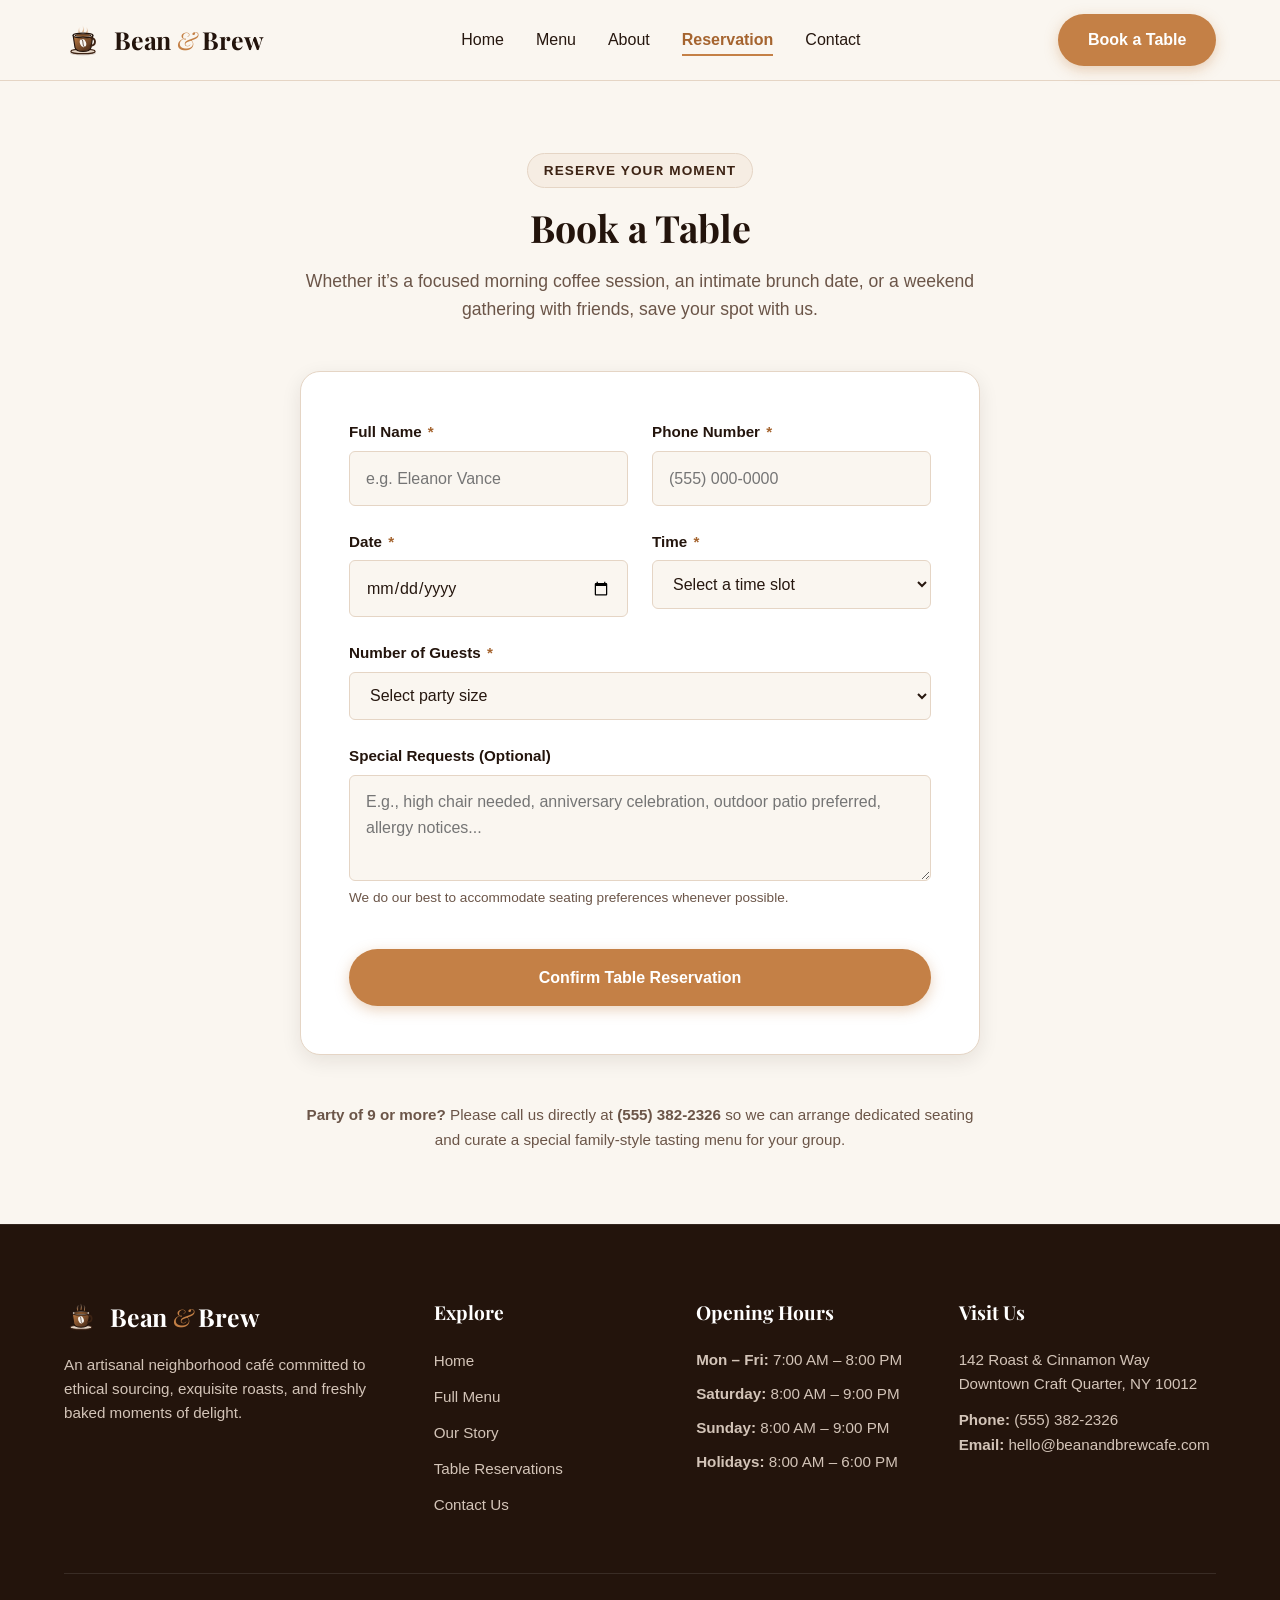
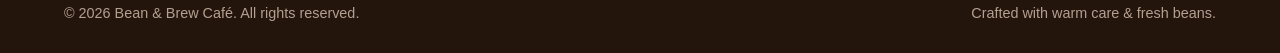
<file: reservation.html>
<!DOCTYPE html>
<html lang="en">
<head>
  <meta charset="UTF-8">
  <meta name="viewport" content="width=device-width, initial-scale=1.0">
  <meta name="description" content="Reserve a table at Bean & Brew Café. Enjoy intimate brunch tables, cozy study corners, or family seating.">
  <title>Reserve a Table | Bean &amp; Brew Café</title>
  <link rel="stylesheet" href="css/styles.css">
  <link rel="preconnect" href="https://fonts.googleapis.com">
  <link rel="preconnect" href="https://fonts.gstatic.com" crossorigin>
  <link href="https://fonts.googleapis.com/css2?family=Playfair+Display:ital,wght@0,600;0,700;1,400&family=Poppins:wght@400;500;600;700&display=swap" rel="stylesheet">
</head>
<body>

  <!-- Shared Header & Navbar -->
  <header class="site-header">
    <div class="container">
      <nav class="nav-wrapper" aria-label="Main Navigation">
        <a href="index.html" class="brand-logo" aria-label="Bean and Brew Home">
          <img src="images/logo.svg" alt="" width="38" height="38" aria-hidden="true">
          <span>Bean <span class="amp">&amp;</span> Brew</span>
        </a>

        <!-- Mobile Hamburger Toggle -->
        <button class="nav-toggle" type="button" aria-expanded="false" aria-controls="navMenu" aria-label="Toggle navigation menu">
          <span class="bar"></span>
          <span class="bar"></span>
          <span class="bar"></span>
        </button>

        <!-- Navigation Links -->
        <ul id="navMenu" class="nav-menu">
          <li><a href="index.html" class="nav-link">Home</a></li>
          <li><a href="menu.html" class="nav-link">Menu</a></li>
          <li><a href="about.html" class="nav-link">About</a></li>
          <li><a href="reservation.html" class="nav-link active" aria-current="page">Reservation</a></li>
          <li><a href="contact.html" class="nav-link">Contact</a></li>
        </ul>

        <!-- Desktop Action CTA -->
        <div class="nav-actions">
          <a href="reservation.html" class="btn btn-primary">Book a Table</a>
        </div>
      </nav>
    </div>
  </header>

  <main>
    <section class="section" aria-labelledby="reservationHeading">
      <div class="container">
        <div class="section-header">
          <span class="badge">Reserve Your Moment</span>
          <h1 id="reservationHeading" class="section-title">Book a Table</h1>
          <p class="section-subtitle">
            Whether it’s a focused morning coffee session, an intimate brunch date, or a weekend gathering with friends, save your spot with us.
          </p>
        </div>

        <div class="form-wrapper">
          <!-- Reservation Form -->
          <form id="reservationForm" novalidate aria-label="Table Reservation Form">
            <div class="form-grid">
              
              <!-- Full Name -->
              <div class="form-group">
                <label for="resName" class="form-label">Full Name <span class="req" aria-hidden="true">*</span></label>
                <input 
                  type="text" 
                  id="resName" 
                  name="resName" 
                  class="form-control" 
                  placeholder="e.g. Eleanor Vance" 
                  autocomplete="name" 
                  required 
                  aria-describedby="resNameError"
                >
                <span id="resNameError" class="error-message" role="alert"></span>
              </div>

              <!-- Phone Number -->
              <div class="form-group">
                <label for="resPhone" class="form-label">Phone Number <span class="req" aria-hidden="true">*</span></label>
                <input 
                  type="tel" 
                  id="resPhone" 
                  name="resPhone" 
                  class="form-control" 
                  placeholder="(555) 000-0000" 
                  autocomplete="tel" 
                  required 
                  aria-describedby="resPhoneError"
                >
                <span id="resPhoneError" class="error-message" role="alert"></span>
              </div>

              <!-- Date -->
              <div class="form-group">
                <label for="resDate" class="form-label">Date <span class="req" aria-hidden="true">*</span></label>
                <input 
                  type="date" 
                  id="resDate" 
                  name="resDate" 
                  class="form-control" 
                  required 
                  aria-describedby="resDateError"
                >
                <span id="resDateError" class="error-message" role="alert"></span>
              </div>

              <!-- Time Slot -->
              <div class="form-group">
                <label for="resTime" class="form-label">Time <span class="req" aria-hidden="true">*</span></label>
                <select id="resTime" name="resTime" class="form-control" required aria-describedby="resTimeError">
                  <option value="">Select a time slot</option>
                  <optgroup label="Morning">
                    <option value="07:30 AM">07:30 AM</option>
                    <option value="08:00 AM">08:00 AM</option>
                    <option value="08:30 AM">08:30 AM</option>
                    <option value="09:00 AM">09:00 AM</option>
                    <option value="09:30 AM">09:30 AM</option>
                    <option value="10:00 AM">10:00 AM</option>
                    <option value="10:30 AM">10:30 AM</option>
                    <option value="11:00 AM">11:00 AM</option>
                    <option value="11:30 AM">11:30 AM</option>
                  </optgroup>
                  <optgroup label="Afternoon &amp; Evening">
                    <option value="12:00 PM">12:00 PM</option>
                    <option value="12:30 PM">12:30 PM</option>
                    <option value="01:00 PM">01:00 PM</option>
                    <option value="01:30 PM">01:30 PM</option>
                    <option value="02:00 PM">02:00 PM</option>
                    <option value="03:00 PM">03:00 PM</option>
                    <option value="04:00 PM">04:00 PM</option>
                    <option value="05:00 PM">05:00 PM</option>
                    <option value="06:00 PM">06:00 PM</option>
                    <option value="07:00 PM">07:00 PM</option>
                  </optgroup>
                </select>
                <span id="resTimeError" class="error-message" role="alert"></span>
              </div>

              <!-- Number of Guests -->
              <div class="form-group full-width">
                <label for="resGuests" class="form-label">Number of Guests <span class="req" aria-hidden="true">*</span></label>
                <select id="resGuests" name="resGuests" class="form-control" required aria-describedby="resGuestsError">
                  <option value="">Select party size</option>
                  <option value="1">1 Person (Quiet corner seat)</option>
                  <option value="2">2 Guests (Standard bistro table)</option>
                  <option value="3">3 Guests</option>
                  <option value="4">4 Guests (Comfortable booth)</option>
                  <option value="5">5 Guests</option>
                  <option value="6">6 Guests (Communal wooden table)</option>
                  <option value="7">7 Guests</option>
                  <option value="8">8 Guests (Large party)</option>
                </select>
                <span id="resGuestsError" class="error-message" role="alert"></span>
              </div>

              <!-- Special Notes / Dietary Requests -->
              <div class="form-group full-width">
                <label for="resNotes" class="form-label">Special Requests (Optional)</label>
                <textarea 
                  id="resNotes" 
                  name="resNotes" 
                  class="form-control" 
                  rows="3" 
                  placeholder="E.g., high chair needed, anniversary celebration, outdoor patio preferred, allergy notices..."
                ></textarea>
                <span class="form-hint">We do our best to accommodate seating preferences whenever possible.</span>
              </div>

              <!-- Submit Button -->
              <div class="form-group full-width" style="margin-top: 1rem;">
                <button type="submit" class="btn btn-primary" style="width: 100%; padding: 1rem;">
                  Confirm Table Reservation
                </button>
              </div>
            </div>
          </form>

          <!-- Success Message Card (Hidden initially, shown after validation) -->
          <div id="reservationConfirmation" class="confirmation-card" role="region" aria-live="polite">
            <div class="confirmation-icon" aria-hidden="true">
              <svg width="32" height="32" viewBox="0 0 24 24" fill="currentColor">
                <path d="M9 16.2L4.8 12l-1.4 1.4L9 19 21 7l-1.4-1.4L9 16.2z"/>
              </svg>
            </div>
            <h2 class="confirmation-title">Table Confirmed!</h2>
            <p style="color: var(--color-text-muted); font-size: 1.05rem;">
              Thank you for reserving with us. We have locked in your table and look forward to brewing something extraordinary for you.
            </p>

            <div class="confirmation-details">
              <p><strong>Booking Reference:</strong> <span id="confRef" style="color: var(--color-accent-hover); font-weight: 700;"></span></p>
              <p><strong>Guest Name:</strong> <span id="confName"></span></p>
              <p><strong>Phone:</strong> <span id="confPhone"></span></p>
              <p><strong>Date &amp; Time:</strong> <span id="confDateTime"></span></p>
              <p><strong>Party Size:</strong> <span id="confGuests"></span></p>
              <p id="confNotesRow" style="display: none;"><strong>Special Requests:</strong> <span id="confNotes"></span></p>
            </div>

            <p style="font-size: 0.9rem; color: var(--color-text-muted); margin-bottom: 1.5rem;">
              A confirmation text has been dispatched to your phone number. Tables are graciously held for 15 minutes past reservation time.
            </p>

            <button type="button" id="bookAnotherBtn" class="btn btn-secondary">
              Book Another Table
            </button>
          </div>
        </div>

        <!-- Reservation Policy -->
        <div style="max-width: 680px; margin: 3rem auto 0 auto; text-align: center; color: var(--color-text-muted); font-size: 0.95rem;">
          <p>
            <strong>Party of 9 or more?</strong> Please call us directly at <strong>(555) 382-2326</strong> so we can arrange dedicated seating and curate a special family-style tasting menu for your group.
          </p>
        </div>
      </div>
    </section>
  </main>

  <!-- Shared Footer -->
  <footer class="site-footer">
    <div class="container">
      <div class="footer-grid">
        <div class="footer-col footer-brand">
          <a href="index.html" class="brand-logo" aria-label="Bean and Brew Home">
            <img src="images/logo.svg" alt="" width="34" height="34" aria-hidden="true">
            <span>Bean <span class="amp">&amp;</span> Brew</span>
          </a>
          <p>
            An artisanal neighborhood café committed to ethical sourcing, exquisite roasts, and freshly baked moments of delight.
          </p>
        </div>

        <div class="footer-col">
          <h4>Explore</h4>
          <ul class="footer-links">
            <li><a href="index.html">Home</a></li>
            <li><a href="menu.html">Full Menu</a></li>
            <li><a href="about.html">Our Story</a></li>
            <li><a href="reservation.html">Table Reservations</a></li>
            <li><a href="contact.html">Contact Us</a></li>
          </ul>
        </div>

        <div class="footer-col">
          <h4>Opening Hours</h4>
          <ul class="footer-hours-list">
            <li><strong>Mon – Fri:</strong> 7:00 AM – 8:00 PM</li>
            <li><strong>Saturday:</strong> 8:00 AM – 9:00 PM</li>
            <li><strong>Sunday:</strong> 8:00 AM – 9:00 PM</li>
            <li><strong>Holidays:</strong> 8:00 AM – 6:00 PM</li>
          </ul>
        </div>

        <div class="footer-col">
          <h4>Visit Us</h4>
          <p style="color: #D3C4B8; font-size: 0.95rem; line-height: 1.6; margin-bottom: 0.75rem;">
            142 Roast &amp; Cinnamon Way<br>
            Downtown Craft Quarter, NY 10012
          </p>
          <p style="color: #D3C4B8; font-size: 0.95rem;">
            <strong>Phone:</strong> (555) 382-2326<br>
            <strong>Email:</strong> hello@beanandbrewcafe.com
          </p>
        </div>
      </div>

      <div class="footer-bottom">
        <p>&copy; <span id="currentYear">2026</span> Bean &amp; Brew Café. All rights reserved.</p>
        <p>Crafted with warm care &amp; fresh beans.</p>
      </div>
    </div>
  </footer>

  <script src="js/main.js"></script>
  <script src="js/reservation.js"></script>
</body>
</html>
</file>
<file: css/styles.css>
/* ==========================================================================
   Bean & Brew - Modern Café Stylesheet
   Theme: Warm Brown & Cream Palette
   ========================================================================== */

/* --------------------------------------------------------------------------
   1. CSS Custom Properties / Design Tokens
   -------------------------------------------------------------------------- */
:root {
  /* Warm Café Palette */
  --color-primary-dark: #23140C;    /* Espresso Dark */
  --color-primary: #3D2314;         /* Rich Coffee Bean */
  --color-primary-light: #5A3821;   /* Roasted Hazelnut */
  --color-accent: #C48046;          /* Golden Caramel / Warm Amber */
  --color-accent-hover: #A5642F;    /* Deep Caramel */
  --color-accent-light: #F6EDE3;    /* Frothy Cream Tint */
  --color-cream-bg: #FAF6F0;        /* Soft Cream Page Background */
  --color-cream-surface: #FFFFFF;   /* Pure Card Background */
  --color-cream-card: #F3E9DF;      /* Latte Surface / Neutral Card */
  --color-border: #E5D5C5;          /* Warm Biscuit Border */
  --color-border-dark: #CBB49E;
  
  /* Text Colors */
  --color-text-main: #26170F;       /* Deep Roast Charcoal */
  --color-text-muted: #6B5548;      /* Warm Cocoa Subtext */
  --color-text-light: #FAF6F0;      /* Cream text for dark backgrounds */
  
  /* Feedback States */
  --color-success: #2A6F48;
  --color-success-bg: #EAF5EE;
  --color-success-border: #A3D4B6;
  --color-error: #B52F2F;
  --color-error-bg: #FDF1F1;
  --color-error-border: #F1B2B2;

  /* Typography */
  --font-heading: 'Playfair Display', Georgia, 'Times New Roman', serif;
  --font-body: 'Segoe UI', -apple-system, BlinkMacSystemFont, Roboto, Helvetica, Arial, sans-serif;
  
  /* Shadows & Radius */
  --radius-sm: 6px;
  --radius-md: 12px;
  --radius-lg: 20px;
  --radius-full: 9999px;
  
  --shadow-sm: 0 2px 8px rgba(35, 20, 12, 0.06);
  --shadow-md: 0 6px 20px rgba(35, 20, 12, 0.09);
  --shadow-lg: 0 12px 36px rgba(35, 20, 12, 0.14);
  
  /* Spacing & Transitions */
  --container-max: 1200px;
  --transition-fast: 0.2s ease;
  --transition-normal: 0.3s ease;
}

/* --------------------------------------------------------------------------
   2. Reset & Base Styles
   -------------------------------------------------------------------------- */
*, *::before, *::after {
  box-sizing: border-box;
  margin: 0;
  padding: 0;
}

html {
  font-size: 16px;
  scroll-behavior: smooth;
}

body {
  font-family: var(--font-body);
  background-color: var(--color-cream-bg);
  color: var(--color-text-main);
  line-height: 1.6;
  min-height: 100vh;
  display: flex;
  flex-direction: column;
  -webkit-font-smoothing: antialiased;
}

main {
  flex: 1 0 auto;
}

img, svg {
  display: block;
  max-width: 100%;
  height: auto;
}

a {
  color: inherit;
  text-decoration: none;
  transition: color var(--transition-fast);
}

button, input, select, textarea {
  font: inherit;
  color: inherit;
}

button {
  cursor: pointer;
  background: none;
  border: none;
}

/* Accessible Screen Reader Only Utility */
.sr-only {
  position: absolute;
  width: 1px;
  height: 1px;
  padding: 0;
  margin: -1px;
  overflow: hidden;
  clip: rect(0, 0, 0, 0);
  white-space: nowrap;
  border: 0;
}

/* Focus Visible Styling for Accessibility */
:focus-visible {
  outline: 3px solid var(--color-accent);
  outline-offset: 3px;
}

/* --------------------------------------------------------------------------
   3. Layout Utilities
   -------------------------------------------------------------------------- */
.container {
  width: 100%;
  max-width: var(--container-max);
  margin-left: auto;
  margin-right: auto;
  padding-left: 1.5rem;
  padding-right: 1.5rem;
}

.section {
  padding-top: 4.5rem;
  padding-bottom: 4.5rem;
}

.section-alt {
  background-color: var(--color-cream-card);
}

.section-header {
  text-align: center;
  max-width: 680px;
  margin: 0 auto 3rem auto;
}

.badge {
  display: inline-block;
  padding: 0.35rem 1rem;
  background-color: var(--color-accent-light);
  color: var(--color-primary);
  font-size: 0.85rem;
  font-weight: 600;
  letter-spacing: 0.08em;
  text-transform: uppercase;
  border-radius: var(--radius-full);
  margin-bottom: 1rem;
  border: 1px solid var(--color-border);
}

.section-title {
  font-family: var(--font-heading);
  font-size: 2.35rem;
  color: var(--color-primary-dark);
  line-height: 1.25;
  margin-bottom: 1rem;
}

.section-subtitle {
  color: var(--color-text-muted);
  font-size: 1.1rem;
}

/* Buttons */
.btn {
  display: inline-flex;
  align-items: center;
  justify-content: center;
  gap: 0.5rem;
  padding: 0.85rem 1.85rem;
  font-weight: 600;
  font-size: 1rem;
  border-radius: var(--radius-full);
  transition: all var(--transition-fast);
  text-align: center;
}

.btn-primary {
  background-color: var(--color-accent);
  color: #FFFFFF;
  box-shadow: 0 4px 14px rgba(196, 128, 70, 0.35);
}

.btn-primary:hover {
  background-color: var(--color-accent-hover);
  transform: translateY(-2px);
  box-shadow: 0 6px 18px rgba(196, 128, 70, 0.45);
}

.btn-secondary {
  background-color: transparent;
  color: var(--color-primary);
  border: 2px solid var(--color-primary);
}

.btn-secondary:hover {
  background-color: var(--color-primary);
  color: var(--color-cream-light);
  transform: translateY(-2px);
}

.btn-dark {
  background-color: var(--color-primary-dark);
  color: var(--color-cream-light);
}

.btn-dark:hover {
  background-color: var(--color-primary);
  transform: translateY(-2px);
}

/* --------------------------------------------------------------------------
   4. Header & Navigation (Desktop & Mobile)
   -------------------------------------------------------------------------- */
.site-header {
  position: sticky;
  top: 0;
  z-index: 1000;
  background-color: rgba(250, 246, 240, 0.96);
  backdrop-filter: blur(10px);
  border-bottom: 1px solid var(--color-border);
  transition: background-color var(--transition-fast);
}

.nav-wrapper {
  display: flex;
  align-items: center;
  justify-content: space-between;
  height: 80px;
}

/* Logo */
.brand-logo {
  display: flex;
  align-items: center;
  gap: 0.75rem;
  font-family: var(--font-heading);
  font-size: 1.55rem;
  font-weight: 700;
  color: var(--color-primary-dark);
  letter-spacing: -0.01em;
}

.brand-logo svg {
  width: 38px;
  height: 38px;
  color: var(--color-accent);
}

.brand-logo span.amp {
  color: var(--color-accent);
  font-style: italic;
  font-weight: 400;
}

/* Navigation Links */
.nav-menu {
  display: flex;
  align-items: center;
  gap: 2rem;
  list-style: none;
}

.nav-link {
  font-weight: 500;
  color: var(--color-text-main);
  position: relative;
  padding: 0.5rem 0;
}

.nav-link::after {
  content: '';
  position: absolute;
  left: 0;
  bottom: 0;
  width: 0;
  height: 2px;
  background-color: var(--color-accent);
  transition: width var(--transition-fast);
}

.nav-link:hover {
  color: var(--color-accent);
}

.nav-link:hover::after,
.nav-link.active::after {
  width: 100%;
}

.nav-link.active {
  color: var(--color-accent-hover);
  font-weight: 700;
}

.nav-actions {
  display: flex;
  align-items: center;
  gap: 1rem;
}

/* Hamburger Toggle Button */
.nav-toggle {
  display: none;
  flex-direction: column;
  justify-content: center;
  align-items: center;
  width: 44px;
  height: 44px;
  border-radius: var(--radius-sm);
  background-color: var(--color-cream-card);
  border: 1px solid var(--color-border);
  gap: 5px;
  z-index: 1100;
  cursor: pointer;
}

.nav-toggle .bar {
  width: 22px;
  height: 2px;
  background-color: var(--color-primary-dark);
  border-radius: 2px;
  transition: transform var(--transition-normal), opacity var(--transition-normal);
}

/* Hamburger active transformation into X */
.nav-toggle[aria-expanded="true"] .bar:nth-child(1) {
  transform: translateY(7px) rotate(45deg);
}

.nav-toggle[aria-expanded="true"] .bar:nth-child(2) {
  opacity: 0;
}

.nav-toggle[aria-expanded="true"] .bar:nth-child(3) {
  transform: translateY(-7px) rotate(-45deg);
}

/* --------------------------------------------------------------------------
   5. Hero Banner (Home Page)
   -------------------------------------------------------------------------- */
.hero {
  position: relative;
  overflow: hidden;
  padding: 4.5rem 0 5rem 0;
  background: linear-gradient(135deg, #FAF6F0 0%, #F5EBE1 100%);
  border-bottom: 1px solid var(--color-border);
}

.hero-grid {
  display: grid;
  grid-template-columns: 1fr 1fr;
  align-items: center;
  gap: 3.5rem;
}

.hero-content {
  max-width: 540px;
}

.hero-title {
  font-family: var(--font-heading);
  font-size: 3.25rem;
  line-height: 1.15;
  color: var(--color-primary-dark);
  margin-bottom: 1.25rem;
}

.hero-title span.highlight {
  color: var(--color-accent);
}

.hero-description {
  font-size: 1.15rem;
  color: var(--color-text-muted);
  margin-bottom: 2rem;
  line-height: 1.7;
}

.hero-buttons {
  display: flex;
  flex-wrap: wrap;
  gap: 1rem;
}

.hero-visual {
  position: relative;
  display: flex;
  justify-content: center;
}

.hero-image-wrapper {
  position: relative;
  width: 100%;
  max-width: 500px;
  border-radius: var(--radius-lg);
  overflow: hidden;
  box-shadow: var(--shadow-lg);
  border: 8px solid #FFFFFF;
}

.hero-badge {
  position: absolute;
  bottom: 24px;
  left: -20px;
  background: #FFFFFF;
  padding: 1rem 1.4rem;
  border-radius: var(--radius-md);
  box-shadow: var(--shadow-md);
  display: flex;
  align-items: center;
  gap: 0.75rem;
  border: 1px solid var(--color-border);
}

.hero-badge-icon {
  width: 40px;
  height: 40px;
  border-radius: 50%;
  background: var(--color-accent-light);
  display: flex;
  align-items: center;
  justify-content: center;
  color: var(--color-accent-hover);
}

.hero-badge-text strong {
  display: block;
  font-size: 1rem;
  color: var(--color-primary-dark);
}

.hero-badge-text span {
  font-size: 0.85rem;
  color: var(--color-text-muted);
}

/* --------------------------------------------------------------------------
   6. Features / Highlights & Cards
   -------------------------------------------------------------------------- */
.feature-cards-grid {
  display: grid;
  grid-template-columns: repeat(3, 1fr);
  gap: 2rem;
}

.card {
  background-color: var(--color-cream-surface);
  border-radius: var(--radius-md);
  border: 1px solid var(--color-border);
  overflow: hidden;
  box-shadow: var(--shadow-sm);
  transition: transform var(--transition-normal), box-shadow var(--transition-normal);
  display: flex;
  flex-direction: column;
}

.card:hover {
  transform: translateY(-6px);
  box-shadow: var(--shadow-md);
}

.card-img-wrap {
  width: 100%;
  height: 220px;
  background-color: var(--color-cream-card);
  position: relative;
  overflow: hidden;
  display: flex;
  align-items: center;
  justify-content: center;
}

.card-img-wrap img,
.card-img-wrap svg {
  width: 100%;
  height: 100%;
  object-fit: cover;
  transition: transform 0.4s ease;
}

.card:hover .card-img-wrap img,
.card:hover .card-img-wrap svg {
  transform: scale(1.05);
}

.card-tag {
  position: absolute;
  top: 14px;
  right: 14px;
  background-color: rgba(35, 20, 12, 0.85);
  backdrop-filter: blur(4px);
  color: var(--color-cream-light);
  font-size: 0.75rem;
  font-weight: 600;
  text-transform: uppercase;
  letter-spacing: 0.05em;
  padding: 0.3rem 0.75rem;
  border-radius: var(--radius-full);
}

.card-body {
  padding: 1.5rem;
  display: flex;
  flex-direction: column;
  flex: 1;
}

.card-header-row {
  display: flex;
  align-items: baseline;
  justify-content: space-between;
  margin-bottom: 0.5rem;
}

.card-title {
  font-family: var(--font-heading);
  font-size: 1.35rem;
  color: var(--color-primary-dark);
}

.card-price {
  font-family: var(--font-heading);
  font-size: 1.25rem;
  font-weight: 700;
  color: var(--color-accent-hover);
}

.card-text {
  color: var(--color-text-muted);
  font-size: 0.95rem;
  line-height: 1.55;
  margin-bottom: 1.25rem;
  flex: 1;
}

.card-meta {
  display: flex;
  align-items: center;
  justify-content: space-between;
  padding-top: 1rem;
  border-top: 1px dashed var(--color-border);
  font-size: 0.85rem;
  color: var(--color-text-muted);
}

/* Feature Highlights Strip */
.perks-grid {
  display: grid;
  grid-template-columns: repeat(3, 1fr);
  gap: 2rem;
  margin-top: 4rem;
}

.perk-item {
  background: var(--color-cream-surface);
  border: 1px solid var(--color-border);
  padding: 2rem;
  border-radius: var(--radius-md);
  text-align: center;
}

.perk-icon {
  width: 56px;
  height: 56px;
  margin: 0 auto 1.25rem auto;
  border-radius: 50%;
  background: var(--color-accent-light);
  display: flex;
  align-items: center;
  justify-content: center;
  color: var(--color-accent-hover);
}

.perk-title {
  font-family: var(--font-heading);
  font-size: 1.2rem;
  color: var(--color-primary-dark);
  margin-bottom: 0.5rem;
}

.perk-desc {
  font-size: 0.95rem;
  color: var(--color-text-muted);
}

/* --------------------------------------------------------------------------
   7. Menu Page & Interactive Category Filter
   -------------------------------------------------------------------------- */
.filter-nav {
  display: flex;
  align-items: center;
  justify-content: center;
  flex-wrap: wrap;
  gap: 0.75rem;
  margin-bottom: 3rem;
}

.filter-btn {
  padding: 0.65rem 1.6rem;
  background-color: var(--color-cream-surface);
  color: var(--color-text-main);
  border: 1px solid var(--color-border);
  border-radius: var(--radius-full);
  font-weight: 600;
  font-size: 0.95rem;
  transition: all var(--transition-fast);
}

.filter-btn:hover {
  border-color: var(--color-accent);
  color: var(--color-accent-hover);
  background-color: var(--color-accent-light);
}

.filter-btn.active,
.filter-btn[aria-pressed="true"] {
  background-color: var(--color-primary);
  color: var(--color-cream-light);
  border-color: var(--color-primary);
  box-shadow: 0 4px 12px rgba(61, 35, 20, 0.25);
}

.menu-grid {
  display: grid;
  grid-template-columns: repeat(3, 1fr);
  gap: 2rem;
}

/* Smooth filtering transition */
.menu-item {
  transition: opacity 0.3s ease, transform 0.3s ease;
}

.menu-item.is-hidden {
  display: none !important;
  opacity: 0;
  transform: scale(0.95);
}

.menu-dietary-badge {
  display: inline-block;
  font-size: 0.75rem;
  font-weight: 600;
  padding: 0.2rem 0.55rem;
  border-radius: var(--radius-sm);
  background: var(--color-accent-light);
  color: var(--color-primary);
}

/* --------------------------------------------------------------------------
   8. About Page (Story, Values, Opening Hours)
   -------------------------------------------------------------------------- */
.about-hero-grid {
  display: grid;
  grid-template-columns: 1fr 1fr;
  align-items: center;
  gap: 3.5rem;
  margin-bottom: 5rem;
}

.about-text h2 {
  font-family: var(--font-heading);
  font-size: 2.25rem;
  color: var(--color-primary-dark);
  margin-bottom: 1.25rem;
  line-height: 1.25;
}

.about-text p {
  color: var(--color-text-muted);
  font-size: 1.05rem;
  line-height: 1.7;
  margin-bottom: 1.25rem;
}

.about-image {
  border-radius: var(--radius-lg);
  overflow: hidden;
  box-shadow: var(--shadow-lg);
  border: 6px solid #FFFFFF;
}

.values-grid {
  display: grid;
  grid-template-columns: repeat(3, 1fr);
  gap: 2rem;
}

.value-card {
  background: var(--color-cream-surface);
  border: 1px solid var(--color-border);
  padding: 2.25rem;
  border-radius: var(--radius-md);
  box-shadow: var(--shadow-sm);
}

.value-card h3 {
  font-family: var(--font-heading);
  font-size: 1.35rem;
  color: var(--color-primary-dark);
  margin-bottom: 0.75rem;
}

.value-card p {
  color: var(--color-text-muted);
  font-size: 0.95rem;
  line-height: 1.6;
}

/* Opening Hours Table / Card */
.hours-card {
  max-width: 650px;
  margin: 3rem auto 0 auto;
  background: var(--color-cream-surface);
  border: 1px solid var(--color-border);
  border-radius: var(--radius-md);
  padding: 2.5rem;
  box-shadow: var(--shadow-md);
}

.hours-table {
  width: 100%;
  border-collapse: collapse;
  margin-top: 1.5rem;
}

.hours-table tr {
  border-bottom: 1px solid var(--color-border);
}

.hours-table tr:last-child {
  border-bottom: none;
}

.hours-table td {
  padding: 1rem 0.5rem;
  font-size: 1.05rem;
}

.hours-table td.day {
  font-weight: 600;
  color: var(--color-primary-dark);
}

.hours-table td.time {
  text-align: right;
  color: var(--color-text-muted);
}

.hours-table td.badge-cell {
  text-align: right;
  width: 100px;
}

.status-badge {
  display: inline-block;
  padding: 0.25rem 0.65rem;
  font-size: 0.8rem;
  font-weight: 600;
  border-radius: var(--radius-full);
}

.status-open {
  background-color: var(--color-success-bg);
  color: var(--color-success);
}

/* --------------------------------------------------------------------------
   9. Forms (Reservation & Contact)
   -------------------------------------------------------------------------- */
.form-wrapper {
  max-width: 680px;
  margin: 0 auto;
  background: var(--color-cream-surface);
  padding: 3rem;
  border-radius: var(--radius-lg);
  border: 1px solid var(--color-border);
  box-shadow: var(--shadow-md);
}

.form-grid {
  display: grid;
  grid-template-columns: 1fr 1fr;
  gap: 1.5rem;
}

.form-group {
  display: flex;
  flex-direction: column;
  gap: 0.4rem;
}

.form-group.full-width {
  grid-column: 1 / -1;
}

.form-label {
  font-weight: 600;
  font-size: 0.95rem;
  color: var(--color-primary-dark);
}

.form-label .req {
  color: var(--color-accent-hover);
  margin-left: 2px;
}

.form-control {
  width: 100%;
  padding: 0.85rem 1rem;
  border: 1.5px solid var(--color-border);
  border-radius: var(--radius-sm);
  background-color: #FAF6F0;
  color: var(--color-text-main);
  transition: border-color var(--transition-fast), background-color var(--transition-fast);
}

.form-control:focus {
  outline: none;
  border-color: var(--color-accent);
  background-color: #FFFFFF;
  box-shadow: 0 0 0 4px rgba(196, 128, 70, 0.15);
}

.form-control[aria-invalid="true"] {
  border-color: var(--color-error);
  background-color: var(--color-error-bg);
}

.form-hint {
  font-size: 0.85rem;
  color: var(--color-text-muted);
}

.error-message {
  font-size: 0.85rem;
  color: var(--color-error);
  font-weight: 500;
  display: none;
}

.form-control[aria-invalid="true"] + .error-message,
.form-group.has-error .error-message {
  display: block;
}

/* Success Confirmation Banner / Card */
.confirmation-card {
  display: none;
  background: var(--color-success-bg);
  border: 1.5px solid var(--color-success-border);
  border-radius: var(--radius-md);
  padding: 2.5rem;
  text-align: center;
  margin-top: 1.5rem;
  animation: fadeIn 0.4s ease;
}

.confirmation-card.is-visible {
  display: block;
}

.confirmation-icon {
  width: 60px;
  height: 60px;
  background: var(--color-success);
  color: #FFFFFF;
  border-radius: 50%;
  display: flex;
  align-items: center;
  justify-content: center;
  margin: 0 auto 1.25rem auto;
}

.confirmation-title {
  font-family: var(--font-heading);
  font-size: 1.85rem;
  color: var(--color-primary-dark);
  margin-bottom: 0.75rem;
}

.confirmation-details {
  background: #FFFFFF;
  border-radius: var(--radius-sm);
  padding: 1.25rem;
  margin: 1.5rem 0;
  text-align: left;
  border: 1px solid var(--color-border);
  font-size: 0.95rem;
  color: var(--color-text-main);
}

.confirmation-details p {
  margin-bottom: 0.5rem;
}

.confirmation-details p:last-child {
  margin-bottom: 0;
}

/* Contact Page Layout */
.contact-grid {
  display: grid;
  grid-template-columns: 1fr 1.25fr;
  gap: 3.5rem;
  align-items: start;
}

.contact-info-card {
  background: var(--color-cream-surface);
  border: 1px solid var(--color-border);
  border-radius: var(--radius-md);
  padding: 2.5rem;
  box-shadow: var(--shadow-sm);
}

.contact-item {
  display: flex;
  align-items: flex-start;
  gap: 1.25rem;
  margin-bottom: 2rem;
}

.contact-item:last-child {
  margin-bottom: 0;
}

.contact-icon-box {
  width: 48px;
  height: 48px;
  border-radius: var(--radius-sm);
  background: var(--color-accent-light);
  color: var(--color-accent-hover);
  display: flex;
  align-items: center;
  justify-content: center;
  flex-shrink: 0;
}

.contact-item-title {
  font-weight: 700;
  font-size: 1.05rem;
  color: var(--color-primary-dark);
  margin-bottom: 0.25rem;
}

.contact-item-text {
  color: var(--color-text-muted);
  font-size: 0.95rem;
  line-height: 1.5;
}

.map-placeholder {
  margin-top: 2rem;
  height: 220px;
  background-color: var(--color-cream-card);
  border-radius: var(--radius-sm);
  border: 1px solid var(--color-border);
  overflow: hidden;
  position: relative;
  display: flex;
  align-items: center;
  justify-content: center;
  color: var(--color-text-muted);
}

/* --------------------------------------------------------------------------
   10. Shared Footer
   -------------------------------------------------------------------------- */
.site-footer {
  background-color: var(--color-primary-dark);
  color: var(--color-text-light);
  padding-top: 4.5rem;
  border-top: 1px solid rgba(255, 255, 255, 0.08);
}

.footer-grid {
  display: grid;
  grid-template-columns: 1.5fr 1fr 1fr 1.2fr;
  gap: 3rem;
  padding-bottom: 3.5rem;
  border-bottom: 1px solid rgba(255, 255, 255, 0.1);
}

.footer-brand .brand-logo {
  color: #FFFFFF;
  margin-bottom: 1rem;
}

.footer-brand p {
  color: #D3C4B8;
  font-size: 0.95rem;
  line-height: 1.6;
  max-width: 320px;
}

.footer-col h4 {
  font-family: var(--font-heading);
  font-size: 1.2rem;
  color: #FFFFFF;
  margin-bottom: 1.25rem;
  position: relative;
}

.footer-links {
  list-style: none;
  display: flex;
  flex-direction: column;
  gap: 0.65rem;
}

.footer-links a {
  color: #D3C4B8;
  font-size: 0.95rem;
  transition: color var(--transition-fast);
}

.footer-links a:hover {
  color: var(--color-accent);
  padding-left: 4px;
}

.footer-hours-list {
  list-style: none;
  display: flex;
  flex-direction: column;
  gap: 0.6rem;
  color: #D3C4B8;
  font-size: 0.95rem;
}

.footer-bottom {
  padding: 1.75rem 0;
  display: flex;
  align-items: center;
  justify-content: space-between;
  font-size: 0.9rem;
  color: #B4A091;
}

/* --------------------------------------------------------------------------
   11. Animations
   -------------------------------------------------------------------------- */
@keyframes fadeIn {
  from { opacity: 0; transform: translateY(8px); }
  to { opacity: 1; transform: translateY(0); }
}

/* --------------------------------------------------------------------------
   12. Responsive Media Queries
   -------------------------------------------------------------------------- */
@media (max-width: 1024px) {
  .hero-grid,
  .about-hero-grid,
  .contact-grid {
    grid-template-columns: 1fr;
    gap: 2.5rem;
  }
  
  .feature-cards-grid,
  .menu-grid {
    grid-template-columns: repeat(2, 1fr);
  }
  
  .footer-grid {
    grid-template-columns: repeat(2, 1fr);
    gap: 2.5rem;
  }
  
  .hero-visual {
    order: -1;
  }
}

@media (max-width: 768px) {
  .section {
    padding-top: 3.5rem;
    padding-bottom: 3.5rem;
  }

  .section-title {
    font-size: 2rem;
  }

  .hero-title {
    font-size: 2.4rem;
  }

  /* Hamburger Navigation */
  .nav-toggle {
    display: flex;
  }

  .nav-actions .btn-primary {
    display: none; /* Keep header clean on small phones */
  }

  .nav-menu {
    position: fixed;
    top: 80px;
    left: 0;
    right: 0;
    background-color: var(--color-cream-bg);
    flex-direction: column;
    align-items: stretch;
    padding: 2rem 1.5rem;
    gap: 1.25rem;
    border-bottom: 2px solid var(--color-border);
    box-shadow: var(--shadow-lg);
    transform: translateY(-120%);
    opacity: 0;
    visibility: hidden;
    transition: transform 0.35s ease, opacity 0.35s ease, visibility 0.35s ease;
    z-index: 999;
  }

  .nav-menu.is-open {
    transform: translateY(0);
    opacity: 1;
    visibility: visible;
  }

  .nav-menu .nav-link {
    font-size: 1.15rem;
    padding: 0.75rem 0;
    border-bottom: 1px solid var(--color-border);
  }

  .nav-menu .nav-link::after {
    display: none;
  }

  .feature-cards-grid,
  .menu-grid,
  .perks-grid,
  .values-grid {
    grid-template-columns: 1fr;
  }

  .form-grid {
    grid-template-columns: 1fr;
  }

  .form-wrapper {
    padding: 1.75rem 1.25rem;
  }

  .footer-grid {
    grid-template-columns: 1fr;
    gap: 2rem;
  }

  .footer-bottom {
    flex-direction: column;
    gap: 0.75rem;
    text-align: center;
  }
}
</file>
